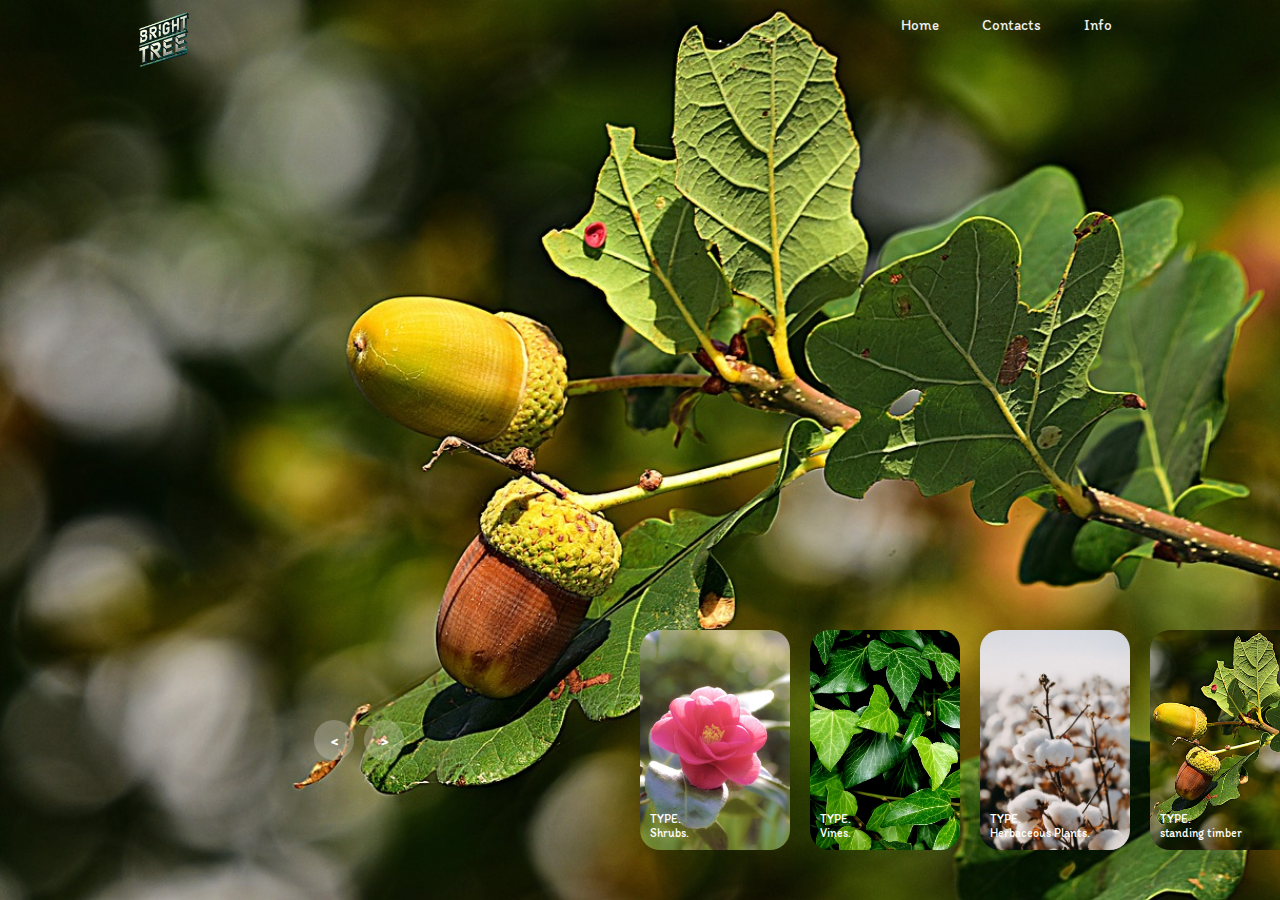
<file: tree_types/index.html>
<!DOCTYPE html>
<html lang="en">
<head>
    <meta charset="UTF-8">
    <meta name="viewport" content="width=device-width, initial-scale=1.0">
    <title>Document</title>
    <link rel="stylesheet" href="style.css">
</head>
<body>
    <header>
        <div class="logo-container">
            <img src="images/img9.png" alt="Logo" class="logo">
        </div>
        <nav>
            <a href="">Home</a>
            <a href="">Contacts</a>
            <a href="">Info</a>
        </nav>
    </header>

    <!-- carousel -->
    <div class="carousel">
        <!-- list item -->
        <div class="list">
            <div class="item">
                <img src="images/img10.jpg">
                <div class="content">
                    <div class="author">TYPE.</div>
                    <div class="title">ไม้ยืนต้น</div>
                    <div class="topic">standing timber</div>
                    <div class="des">
                        <br>-ความชื้นต่ำมาก (0-25%): สถานะดินแห้งมากต้นไม้เสี่ยงต่อการขาดน้ำควรรดน้ำทันที</br>
                        <br>-ความชื้นต่ำ (26-50%): ดินเริ่มแห้งควรรดน้ำเพื่อให้ต้นไม้เติบโตได้ดี</br>
                        <br>-ความชื้นปานกลาง (51-75%): ดินชุ่มชื้นกำลังดีต้นไม้สามารถเติบโตได้อย่างเหมาะสม</br>
                        <br>-ความชื้นสูง (76-100%): ดินชุ่มชื้นมากควรระวังการรดน้ำเกินไปที่อาจทำให้เกิดโรครากเน่า</br>
                    </div>
                    <div class="buttons">
                        <a href="teaser.html">
                            <button class="seeMore">SEE MORE &#8599;</button>
                        </a>
                    </div>                    
                </div>
            </div>
            <div class="item">
                <img src="images/img12.jpg">
                <div class="content">
                    <div class="author">TYPE.</div>
                    <div class="title">ไม้พุ่ม</div>
                    <div class="topic">Shrubs.</div>
                    <div class="des">
                        <br>-ความชื้นต่ำมาก (0-20%): ดินแห้งมากไม้พุ่มอาจเหี่ยวและมีการเติบโตช้าควรรดน้ำทันที</br>
                        <br>-ความชื้นต่ำ (21-45%): ดินเริ่มแห้งควรรดน้ำเพื่อช่วยการเติบโต</br>
                        <br>-ความชื้นปานกลาง (46-70%): ดินชุ่มชื้นกำลังดีไม้พุ่มเติบโตได้อย่างเหมาะสม</br>
                        <br>-ความชื้นสูง (71-100%): ดินชุ่มชื้นมากควรระวังน้ำท่วมขัง</br>
                    </div>
                    <div class="buttons">
                        <a href="teaser1.html">
                            <button class="seeMore">SEE MORE &#8599;</button>
                        </a>
                    </div>                    
                </div>
            </div>
            <div class="item">
                <img src="images/img13.jpg">
                <div class="content">
                    <div class="author">TYPE.</div>
                    <div class="title">ไม้เลื้อย</div>
                    <div class="topic">Vines.</div>
                    <div class="des">
                        <br>-ความชื้นต่ำมาก (0-30%): ดินแห้ง ไม้เลื้อยอาจขาดน้ำและใบเหี่ยว ควรรดน้ำ</br>
                        <br>-ความชื้นต่ำ (31-55%): ดินเริ่มแห้ง ควรรดน้ำเพื่อการเติบโตที่ดี</br>
                        <br>-ความชื้นปานกลาง (56-80%): ดินชุ่มชื้นอย่างเหมาะสม ไม้เลื้อยเติบโตได้ดี</br>
                        <br>-ความชื้นสูง (81-100%): ดินชุ่มชื้นมาก ระวังการรดน้ำมากเกินไป</br>
                    </div>
                    <div class="buttons">
                        <a href="teaser2.html">
                            <button class="seeMore">SEE MORE &#8599;</button>
                        </a>
                    </div>
                    
                </div>
            </div>
            <div class="item">
                <img src="images/img16.jpg">
                <div class="content">
                    <div class="author">TYPE.</div>
                    <div class="title">ไม้ล้มลุก</div>
                    <div class="topic">Herbaceous Plants.</div>
                    <div class="des">
                        <br>-ความชื้นต่ำมาก (0-25%): ดินแห้งมากไม้ล้มลุกอาจเหี่ยวหรือเหี่ยวแห้งควรรดน้ำทันที</br>
                        <br>-ความชื้นต่ำ (26-50%): ดินเริ่มแห้งควรรดน้ำเพื่อการเจริญเติบโต</br>
                        <br>-ความชื้นปานกลาง (51-75%): ดินชุ่มชื้นกำลังดีไม้ล้มลุกเติบโตได้ดี</br>
                        <br>-ความชื้นสูง (76-100%): ดินชุ่มชื้นมากระวังน้ำท่วมขัง</br>
                    </div>
                    <div class="buttons">
                        <a href="teaser3.html">
                            <button class="seeMore">SEE MORE &#8599;</button>
                        </a>
                    </div>                    
                </div>
            </div>
        </div>
        <!-- list thumnail -->
        <div class="thumbnail">
            <div class="item">
                <img src="images/img10.jpg">
                <div class="content">
                    <div class="title">
                        TYPE.
                    </div>
                    <div class="description">
                        standing timber
                    </div>
                </div>
            </div>
            <div class="item">
                <img src="images/img12.jpg">
                <div class="content">
                    <div class="title">
                        TYPE.
                    </div>
                    <div class="description">
                        Shrubs.
                    </div>
                </div>
            </div>
            <div class="item">
                <img src="images/img13.jpg">
                <div class="content">
                    <div class="title">
                        TYPE.
                    </div>
                    <div class="description">
                        Vines.
                    </div>
                </div>
            </div>
            <div class="item">
                <img src="images/img14.jpg">
                <div class="content">
                    <div class="title">
                        TYPE.
                    </div>
                    <div class="description">
                        Herbaceous Plants.
                    </div>
                </div>
            </div>
        </div>
        <!-- next prev -->

        <div class="arrows">
            <button id="prev"><</button>
            <button id="next">></button>
        </div>
        <!-- time running -->
        <div class="time"></div>
    </div>

    <script src="app.js"></script>
</body>
</html>
</file>
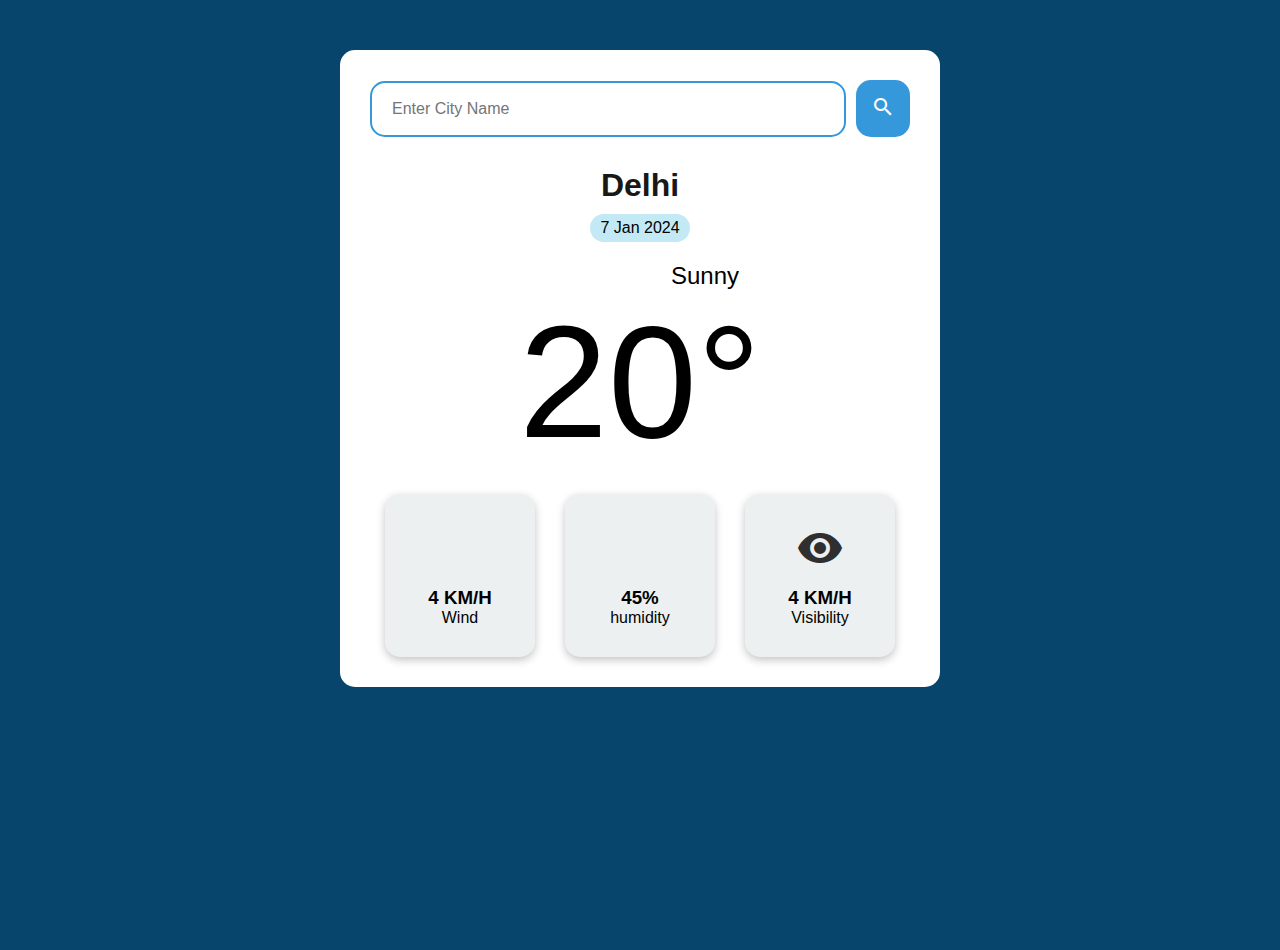
<file: tree_types/forecast.html>
<!DOCTYPE html>
<html lang="en">
    <head>
        <meta charset="UTF-8" />
        <meta name="viewport" content="width=device-width, initial-scale=1.0" />
        <link
            rel="stylesheet"
            href="https://fonts.googleapis.com/icon?family=Material+Icons"
        />
        <title>Weather App</title>
        <link rel="stylesheet" href="forecast.css" />
    </head>
    <body>
        <div class="weather-app">
            <form class="search-form" action="">
                <input
                    class="city-input"
                    type="text"
                    placeholder="Enter City Name"
                />
                <button class="search-btn" type="submit">
                    <i class="material-icons">search</i>
                </button>
            </form>
            <div class="city-date-section">
                <h2 class="city">Delhi</h2>
                <p class="date">7 Jan 2024</p>
            </div>
            <div class="temperature-info">
                <div class="description">
                    <i class="material-icons">sunny</i>
                    <span class="description-text">Sunny</span>
                </div>
                <div class="temp">20°</div>
            </div>
            <div class="additional-info">
                <div class="wind-info">
                    <i class="material-icons">air</i>
                    <div>
                        <h3 class="wind-speed">4 KM/H</h3>
                        <p class="wind-label">Wind</p>
                    </div>
                </div>
                <div class="humidity-info">
                    <i class="material-icons">water_drop</i>
                    <div>
                        <h3 class="humidity">45%</h3>
                        <p class="humidity-label">humidity</p>
                    </div>
                </div>
                <div class="visibility-info">
                    <i class="material-icons">visibility</i>
                    <div>
                        <h3 class="visibility-distance">4 KM/H</h3>
                        <p class="visibility">Visibility</p>
                    </div>
                </div>
            </div>
        </div>

        <script src="forecast.js"></script>
    </body>
</html>
</file>
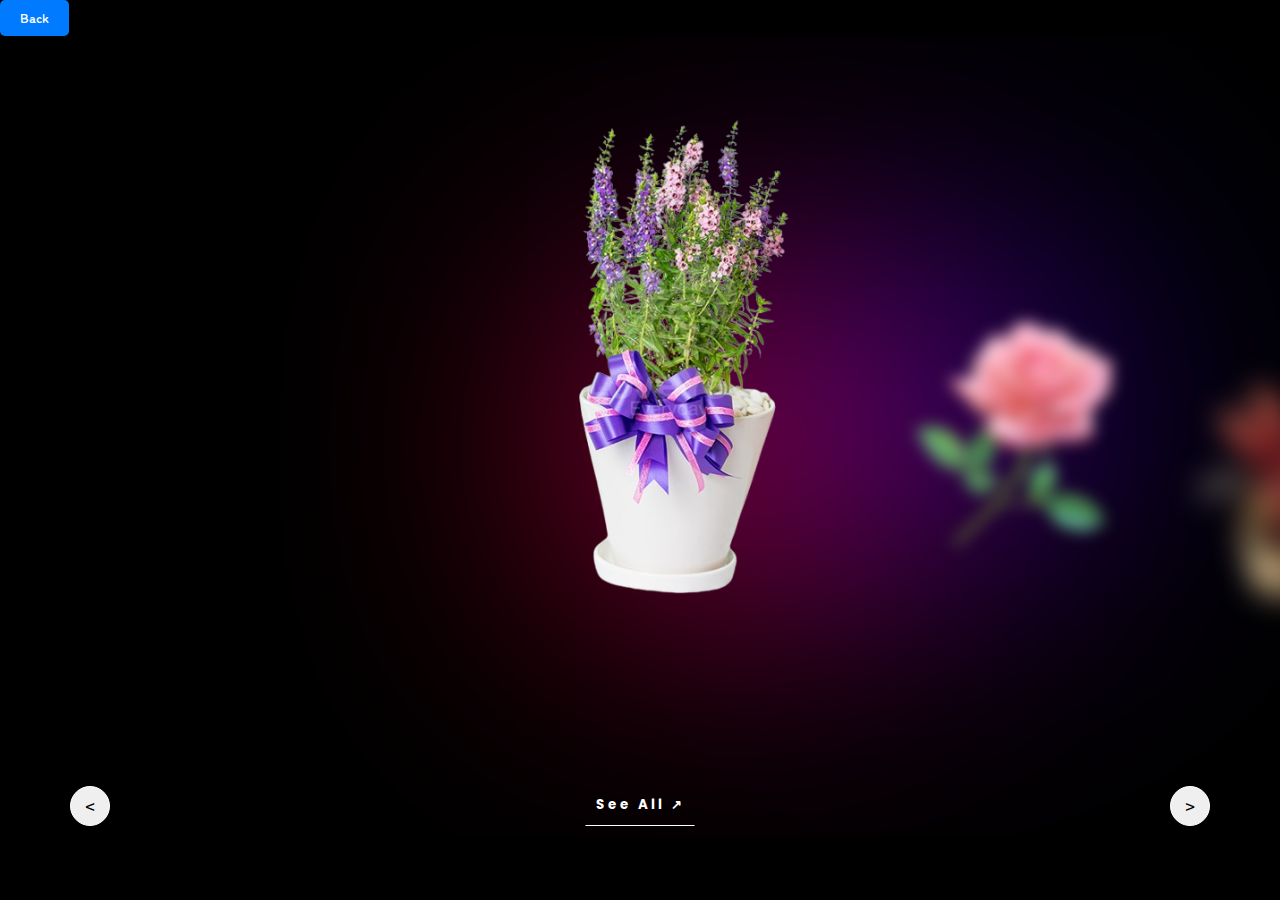
<file: tree_types/teaser1.html>
<!DOCTYPE html>
<html lang="en">
<head>
    <meta charset="UTF-8">
    <meta name="viewport" content="width=device-width, initial-scale=1.0">
    <title>Document</title>
    <link rel="stylesheet" href="teaser.css">
</head>
<body>
    <div>
        <a href=index.html >
            <button class="backButton">Back</button>
        </a>
        
    </div>
    
<header>
   
    
</header>
    <div class="carousel">
        <div class="list">
            <div class="item">
                <img src="images/img31.png">
                <div class="introduce">
                    <div class="title">Lantana camara L.</div>
                    <div class="topic">ต้น ผกากรอง</div>
                    <div class="des">
                        <!-- 20 lorem -->
                        เป็นไม้พุ่มยืนต้นหรือไม้พุ่มกึ่งเลื้อยในวงศ์ผกากรอง (Verbenaceae) พืชพื้นเมืองในทวีปอเมริกาชนิดนี้ได้รับการนำเข้าไปปลูกเป็นไม้แต่งสวนในหลายประเทศและกลายเป็นพืชต่างถิ่นรุกรานในภูมิภาคเขตร้อน[7] มีทรงพุ่มทึบจากกิ่งก้านแตกแขนงจำนวนมากและใบที่ขึ้นดกหนา ดอกเป็นดอกย่อยช่อกระจุกหลายสีจากอายุของดอกและการบานต่างเวลากัน ดอกเป็นทรงปากแตร มีกลิ่นฉุน ขนตามลำต้นเมื่อถูกผิวหนังทำให้คัน ถ้ารับประทานทำให้ปวดท้อง อาเจียน กล้ามเนื้ออ่อนแรง หายใจขัด หมดสติ
                    </div>
                    <button class="seeMore">DETAILS &#8599</button>
                </div>
                <div class="detail">
                    <div class="title">Lantana camara L.</div>
                    <div class="des">
                        <!-- lorem 50 -->
                        เป็นไม้พุ่มยืนต้นกึ่งเลื้อยขนาดเล็ก แตกแขนงกิ่งก้านสาขามาก มีพุ่มไม้ที่ทึบในสภาพแวดล้อมที่หลากหลาย ความสูงของต้นประมาณ 1–2 เมตร ลำต้นและก้านเป็นสี่เหลี่ยม ตามลำต้นเป็นร่องอาจมีขนหนามเล็กน้อย หรืออาจปกคลุมทั่วทั้งต้น รากตื้นประมาณ 10–30 เซนติเมตรจากผิวดิน
                    </div>
                    <div class="specifications">
                        <div>
                            <p>Seedling Stage</p>
                            <p>50-60%</p>
                        </div>
                        <div>
                            <p>Vegetative Stage</p>
                            <p>40-50%</p>
                        </div>
                        <div>
                            <p>Flowering Stage</p>
                            <p>45-55%</p>
                        </div>
                        <div>
                            <p>Type</p>
                            <p>Shrubs</p>
                        </div>
                    </div>
                    <div class="checkout">
                        <a href="https://hdmall.co.th/blog/health/lantana-camara/#:~:text=%E0%B8%A5%E0%B8%B1%E0%B8%81%E0%B8%A9%E0%B8%93%E0%B8%B0%E0%B8%82%E0%B8%AD%E0%B8%87%E0%B8%9C%E0%B8%81%E0%B8%B2%E0%B8%81%E0%B8%A3%E0%B8%AD%E0%B8%87%E0%B8%84%E0%B8%B7%E0%B8%AD%E0%B9%80%E0%B8%9B%E0%B9%87%E0%B8%99,%E0%B8%A1%E0%B8%B5%E0%B8%AA%E0%B8%B5%E0%B8%99%E0%B9%89%E0%B8%B3%E0%B9%80%E0%B8%87%E0%B8%B4%E0%B8%99%E0%B9%80%E0%B8%82%E0%B9%89%E0%B8%A1%E0%B9%80%E0%B8%81%E0%B8%B7%E0%B8%AD%E0%B8%9A%E0%B8%94%E0%B8%B3" target="_blank">
                            <button>Additional</button>
                        </a>
                    </div>
                </div>
            </div>

            <div class="item">
                <img src="images/img32.png">
                <div class="introduce">
                    <div class="title"> Angelonia goyazensis Benth.</div>
                    <div class="topic">ต้นแวววิเชียร</div>
                    <div class="des">
                        <!-- 20 lorem -->
                        ใบและดอกของแวววิเชียรมีกลิ่นเฉพาะตัวที่จะติดมือเมื่อสัมผัส กลิ่นนี้บางคนที่ชอบก็กล่าวว่าเป็นกลิ่น หอม บางคนที่ไม่ชอบก็จะบอกว่าเหม็น (เช่นเดียวกับกลิ่นทุเรียน) กลิ่นของแวววิเชียรก็เป็นคุณสมบัติอย่างหนึ่งที่ทำให้ผู้ที่ได้พบเห็น (และดมกลิ่น) จะจำได้ไม่ลืม แม้เวลาจะผ่านไปนานแสนนาน
                    </div>
                    <button class="seeMore">DETAILS &#8599</button>
                </div>
                <div class="detail">
                    <div class="title"> Angelonia goyazensis Benth.</div>
                    <div class="des">
                        <!-- lorem 50 -->
                        ใบและดอกของแวววิเชียรมีกลิ่นเฉพาะตัวที่จะติดมือเมื่อสัมผัส กลิ่นนี้บางคนที่ชอบก็กล่าวว่าเป็นกลิ่น หอม บางคนที่ไม่ชอบก็จะบอกว่าเหม็น (เช่นเดียวกับกลิ่นทุเรียน) กลิ่นของแวววิเชียรก็เป็นคุณสมบัติอย่างหนึ่งที่ทำให้ผู้ที่ได้พบเห็น (และดมกลิ่น) จะจำได้ไม่ลืม แม้เวลาจะผ่านไปนานแสนนาน
                    </div>
                    <div class="specifications">
                        <div>
                            <p>Seedling Stage</p>
                            <p>60-70%</p>
                        </div>
                        <div>
                            <p>Vegetative Stage</p>
                            <p>50-60%</p>
                        </div>
                        <div>
                            <p>Flowering Stage</p>
                            <p>55-65%</p>
                        </div>
                        <div>
                            <p>Type</p>
                            <p>Shrubs</p>
                        </div>                       
                    </div>
                    <div class="checkout">
                        <a href="https://www.doctor.or.th/article/detail/1528#:~:text=%E0%B9%81%E0%B8%A7%E0%B8%A7%E0%B8%A7%E0%B8%B4%E0%B9%80%E0%B8%8A%E0%B8%B5%E0%B8%A2%E0%B8%A3%20%E0%B8%A1%E0%B8%B5%E0%B8%8A%E0%B8%B7%E0%B9%88%E0%B8%AD%E0%B8%A7%E0%B8%B4%E0%B8%97%E0%B8%A2%E0%B8%B2%E0%B8%A8%E0%B8%B2%E0%B8%AA%E0%B8%95%E0%B8%A3%E0%B9%8C%E0%B8%A7%E0%B9%88%E0%B8%B2,%E0%B8%AD%E0%B8%A2%E0%B8%B9%E0%B9%88%20%E0%B9%80%E0%B8%A1%E0%B8%B7%E0%B9%88%E0%B8%AD%E0%B8%AA%E0%B8%B1%E0%B8%A1%E0%B8%9C%E0%B8%B1%E0%B8%AA%E0%B8%88%E0%B8%B0%E0%B8%95%E0%B8%B4%E0%B8%94%E0%B8%A1%E0%B8%B7%E0%B8%AD" target="_blank">
                            <button>Additional</button>
                        </a>
                    </div>
                </div>
            </div>

            <div class="item">
                <img src="images/img33.png">
                <div class="introduce">
                    <div class="title">Rosa</div>
                    <div class="topic">กุหลาบ</div>
                    <div class="des">
                        <!-- 20 lorem -->
                        กุหลาบ คือดอกไม้ในสกุล Rosa ในวงศ์ Rosaceae ที่ได้รับความนิยมปลูกมากที่สุดชนิดหนึ่งของโลกที่มีต้นกำเนิดจากทวีปเอเชีย ผู้คนนิยมปลูกเพื่อความสวยงาม ตกแต่งสวน, ประดับตกแต่งบ้าน, ประดับสถานที่, ปลูกเพื่อการพาณิชย์ อาทิ เพื่อนำไปสกัดน้ำหอม นำไปทำเป็นส่วนประกอบของสปา เป็นต้น
                    </div>
                    <button class="seeMore">DETAILS &#8599</button>
                </div>
                <div class="detail">
                    <div class="title">Rosa</div>
                    <div class="des">
                        <!-- lorem 50 -->
                        กุหลาบเป็นพันธุ์ไม้ยืนต้น เป็นพุ่มขนาดเล็ก ลำต้นมีความยาวประมาณ 30-200 เซนติเมตร ลำต้นเตี้ยและสูง มีหนามหรือไม่มี แล้วแต่ชนิดพันธุ์ลำต้นสีเขียวเมื่อแก่จะเป็นสีน้ำตาล แตกกิ่งก้านมารอบต้นใบเป็นใบรวมแตกออกจากกิ่งก้านก้านใบจะมีหูใบติด อยู่ด้วยลักษณะใบโคนใบมนปลายใบแหลมขอบใบมีหยักเล็กน้อย ตัวใบนิ่มมีสีเขียวใบจะออกจากก้านใบเป็นคู่ขนาดความกว้างของ ใบประมาณ 2- 4 เซนติเมตรยาวประมาณ3 - 5เซนติเมตรดอกเป็นดอกเดี่ยวมีก้านดอกยาวแตกออกจากปลายกิ่งหรือง่ามใบที่กิ่ง ลักษณะดอกเป็นกลีบเรียงซ้อนกันเป็นชั้นๆประมาณ 4-6 ชั้นดอกมีกลีบ 5-15 กลีบขอบดอกเรียบตรงกลางดอกมีเกสรตัวผู้และตัวเมีย อยู่รวมกันดอกมีกลิ่นหอมอ่อน ๆ ดอกบานมี ความกว้างประมาณ 2-6 เซนติเมตร ลักษณะของลำต้นใบดอกแตกต่างกันไปตามชนิดพันธุ์
                    </div>
                    <div class="specifications">
                        <div>
                            <p>Seedling Stage</p>
                            <p>60-70%</p>
                        </div>
                        <div>
                            <p>Vegetative Stage</p>
                            <p>50-60%</p>
                        </div>
                        <div>
                            <p>Flowering Stage</p>
                            <p>40-50%</p>
                        </div>
                        <div>
                            <p>type</p>
                            <p>Shrubs</p>
                        </div>
                    </div>
                    <div class="checkout">
                        <a href="https://th.wikipedia.org/wiki/%E0%B8%81%E0%B8%B8%E0%B8%AB%E0%B8%A5%E0%B8%B2%E0%B8%9A" target="_blank">
                            <button>Additional</button>
                        </a>
                    </div>
                </div>
            </div>

            <div class="item">
                <img src="images/img34.png">
                <div class="introduce">
                    <div class="title">Cordyline fruticose (L.) A.Chev.</div>
                    <div class="topic">ต้น หมากผู้หมากเมีย</div>
                    <div class="des">
                        <!-- 20 lorem -->
                        หมากผู้หมากเมียเป็นพรรณพืชที่มีถิ่นกำเนิดบริเวณเขตร้อนของทวีปเอเชีย (น่าจะหมายถึงเอเชียตะวันออกเฉียงใต้และเอเชียใต้) แล้วมีการแพร่กระจายพันธุ์ไปยังเขตร้อนต่างๆของโลก สำหรับในประเทศไทยสามารถพบได้ทั่วทุกภาคของประเทศ ปัจจุบันมีการผสมข้ามสายพันธุ์หมากผู้หมากเมีย จนได้สายพันธุ์ใหม่ๆ ที่มีลักษณะของสีและใบที่สวยงามแปลกตามากมาย เช่น พันธุ์เพชรชมพู พันธุ์เพชรเจ็ดสี , พันธุ์รัศมีเพชร เป็นต้น
                    </div>
                    <button class="seeMore">DETAILS &#8599</button>
                </div>
                <div class="detail">
                    <div class="title">Cordyline fruticose</div>
                    <div class="des">
                        <!-- lorem 50 -->
                        หมากผู้หมากเมียจัดเป็นไม้พุ่ม ลำต้นเป็นลำต้นเดี่ยว หรือ อาจแตกกอในบางสายพันธุ์ลำต้นมีลักษณะตรงและอาจมีการแตกกิ่ง สูงประมาณ 1-3 เมตร ตามลำต้นมีรอยการติดใบรอบๆลำต้น ใบออกเป็นใบเดี่ยวออกเวียนสลับรอบลำต้น เป็นรูปยาวรี ปลายใบแหลม ก้านใบยาวประมาณ 10-30 เซนติเมตร ส่วนใบกว้าง 10-20 เซนติเมตร  ยาว 25-50 เซนติเมตร (ตามสายพันธุ์) ใบมีสีต่างๆแตกต่างกันตามสายพันธุ์ ดอกเป็นแบบช่อแยกแขนง ออกตามซอกใบ ช่อดอกยาวประมาณ 30-60 เซนติเมตร ช่อแขนงยาว 5-10 เซนติเมตร มีดอกย่อยติดช่อดอกจำนวนมาก ดอกมีสีเหลือง แดง ม่วง (ตามสายพันธุ์) ผลเป็นรูปทรงกลมแห่งสีแดง มีเส้นผ่าศูนย์กลางประมาณ 5 มิลลิเมตร เปลือกหนา เมล็ดหนาเมล็ดมีสีดำใน 1 ผลมีหลายเมล็ด
                    </div>
                    <div class="specifications">
                        <div>
                            <p>Seedling Stage</p>
                            <p>60-70%</p>
                        </div>
                        <div>
                            <p>Vegetative Stage</p>
                            <p>50-60%</p>
                        </div>
                        <div>
                            <p>Flowering Stage</p>
                            <p>55-65%</p>
                        </div>
                        <div>
                            <p>type</p>
                            <p>Shrubs</p>
                        </div>
                    </div>
                    <div class="checkout">
                        <a href="https://www.wattano.ac.th/wattano/Web_saunpluak/My%20Hip/226.html" target="_blank">
                            <button>Additional</button>
                        </a>
                    </div>
                </div>
            </div>

            <div class="item">
                <img src="images/img35.png">
                <div class="introduce">
                    <div class="title">Agave spp.</div>
                    <div class="topic">อากาเว่</div>
                    <div class="des">
                        <!-- 20 lorem -->
                        อากาเว่ มีถิ่นกำเนิดในประเทศเม็กซิโก เป็นพืชที่ทนต่อความแห้งแล้งและการขาดน้ำได้เป็นอย่างดี อีกทั้งการเจริญเติบโตยังช้าอีกด้วย กล่าวกันว่ากว่าที่อากาเว่จะออกดอกได้อาจต้องใช้เวลานับ 10 ปีเลยทีเดียว
                    </div>
                    <button class="seeMore">DETAILS &#8599</button>
                </div>
                <div class="detail">
                    <div class="title">Agave spp.</div>
                    <div class="des">
                        <!-- lorem 50 -->
                        ลำต้นไม่มี แตกออกรวมความสูง 0.4 – 2 เมตร ขนาดทรงพุ่ม 0.3 – 1 เมตร ใบ บางชนิดมีหนาม บางชนิดคล้ายหนวดไม่มีหนาม เรียงตัวเหมือนกลีบ กุหลาบ ดอก ช่อสูง 6 เมตร หรือกว่านั้น ดอกสีเหลืองเล็ก ๆ จำนวนมาก
                    </div>
                    <div class="specifications">
                        <div>
                            <p>Seedling Stage</p>
                            <p>60-70%</p>
                        </div>
                        <div>
                            <p>Vegetative Stage</p>
                            <p>50-60%</p>
                        </div>
                        <div>
                            <p>Flowering Stage</p>
                            <p>55-65%</p>
                        </div>
                        <div>
                            <p>type</p>
                            <p>Shrub</p>
                        </div> 
                    </div>
                    <div class="checkout">
                        <a href="https://www.rspg.or.th/plants_data/kp_bot_garden/agave.htm#:~:text=%E0%B8%AD%E0%B8%B2%E0%B8%81%E0%B8%B2%E0%B9%80%E0%B8%A7%E0%B9%88%20%E0%B8%A1%E0%B8%B5%E0%B8%96%E0%B8%B4%E0%B9%88%E0%B8%99,%E0%B8%8A%E0%B8%B7%E0%B8%AD%E0%B8%81%20%E0%B8%81%E0%B8%A3%E0%B8%B0%E0%B9%80%E0%B8%9B%E0%B9%8B%E0%B8%B2%E0%B8%96%E0%B8%B7%E0%B8%AD%20%E0%B9%80%E0%B8%AA%E0%B8%B7%E0%B9%89%E0%B8%AD%E0%B8%9C%E0%B9%89%E0%B8%B2" target="_blank">
                            <button>Additional</button>
                        </a>
                    </div>
                </div>
            </div>

            <div class="item">
                <img src="images/img36.png">
                <div class="introduce">
                    <div class="title">Angelonia goyazensis Benth.</div>
                    <div class="topic">ต้น ลิ้นมังกร</div>
                    <div class="des">
                        <!-- 20 lorem -->
                        พืชในวงศ์ Asparagaceae เป็นไม้ล้มลุก มีเหง้าใต้ดิน ใบเดี่ยว สีเขียวเข้มแกมเทา อวบน้ำ ดอกช่อ สีขาวมีกลิ่นหอม เป็นพืชท้องถิ่นในแอฟริกาตะวันตกตั้งแต่ไนจีเรียถึงคองโก ใช้เป็นไม้ประดับ ใบใช้ตำละเอียด แก้พิษตะขาบ แมงป่อง
                    </div>
                    <button class="seeMore">DETAILS&#8599</button>
                </div>
                <div class="detail">
                    <div class="title">Angelonia goyazensis Benth.</div>
                    <div class="des">
                        <!-- lorem 50 -->
                        ใบแข็งหนาตั้งตรง รูปใบหอก บางครั้งบิดเล็กน้อยหรือบิดเป็นเกลียว ปลายเรียวแหลม ขอบเรียบ ใบที่โตเต็มที่มีสีเขียวเข้มถึงเขียวอมเทา มีแถบสีเขียวอ่อนหรือสีเทาอมเขียวพาดขวางเป็นระยะตลอดความยาวใบ เป็นลวดลายอยู่ที่แผ่นใบในพันธุ์ปลูกต่าง ๆ มีสีและลวดลายที่ต่างกัน บางชนิดมีเส้นใยเหนียวที่ใช้ทำเชือกใบมักมีความยาวตั้งแต่ 70–90 เซนติเมตร (2.3–3.0 ฟุต) กว้าง 5–6 เซนติเมตร (2.0–2.4 นิ้ว) และอาจยาวได้ถึง 2 เมตร ( 6 ฟุต) หากเติบโตในสภาวะที่เหมาะสม
                    </div>
                    <div class="specifications">
                        <div>
                            <p>Seedling Stage</p>
                            <p>50-60%</p>
                        </div>
                        <div>
                            <p>Vegetative Stage</p>
                            <p>40-50%</p>
                        </div>
                        <div>
                            <p>Flowering Stage</p>
                            <p>45-55%</p>
                        </div>
                        <div>
                            <p>type</p>
                            <p>Shrubs</p>
                        </div>
                    </div>
                    <div class="checkout">
                        <a href="https://gardenandfarm.baanlaesuan.com/135180/garden-farm/snakeplant" target="_blank">
                            <button>Additional</button>
                        </a>
                    </div>
                </div>
            </div>
        </div>
        <div class="arrows">
            <button id="prev"><</button>
            <button id="next">></button>
            <button id="back">See All  &#8599</button>
        </div>
    </div>



    <script src="teaser.js"></script>
</body>
</html>
</file>
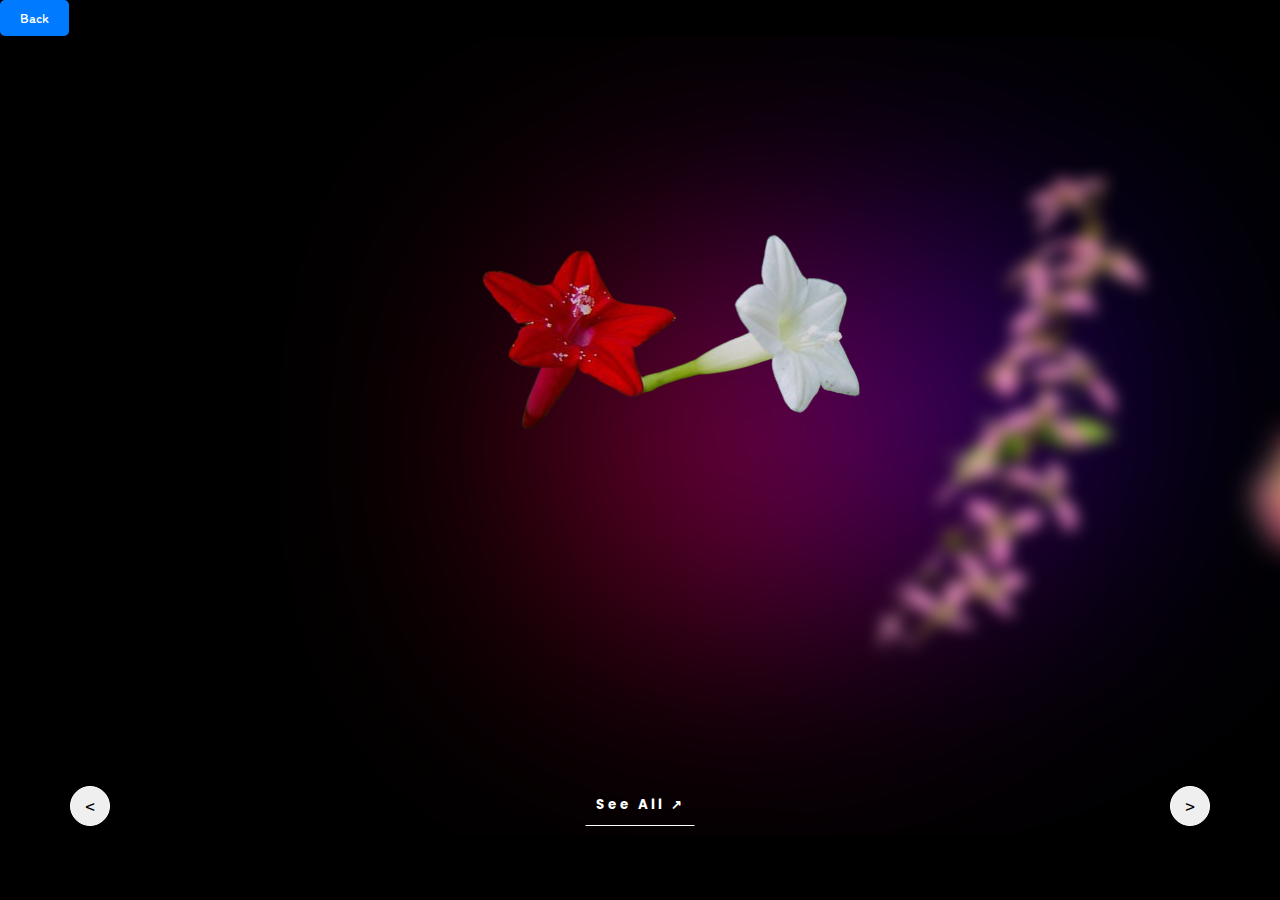
<file: tree_types/teaser2.html>
<!DOCTYPE html>
<html lang="en">
<head>
    <meta charset="UTF-8">
    <meta name="viewport" content="width=device-width, initial-scale=1.0">
    <title>Document</title>
    <link rel="stylesheet" href="teaser.css">
</head>
<body>
    <div>
        <a href=index.html >
            <button class="backButton">Back</button>
        </a>
        
    </div>
    
<header>
   
    
</header>
    <div class="carousel">
        <div class="list">
            <div class="item">
                <img src="images/img41.png">
                <div class="introduce">
                    <div class="title">Cissus nodosa Blume</div>
                    <div class="topic">ต้น ม่านบาหลี</div>
                    <div class="des">
                        <!-- 20 lorem -->
                        ซุ้มไม้เลื้อย ถือเป็นอีกหนึ่งไอเดียดี ๆ ในการจัดสวน เพราะนอกจากจะได้ร่มเงาและความร่มรื่นแล้ว เรายังสามารถเพลิดเพลินไปกับความสวยงามของพันธุ์พืชที่ปลูกได้ด้วย ซึ่งถ้าหากจะพูดถึงพันธุ์ไม้ที่ผู้คนนิยมนำมาทำซุ้มอันดับต้น ๆ หลายคนต้องนึกถึงม่านบาหลีแน่ ๆ เนื่องจากพืชชนิดนี้มีรากที่สวยงามเป็นพิเศษ แถมยังปลูกง่าย และดูแลไม่ยาก ทว่าหลายคนอาจจะไม่ค่อยรู้จักกับม่านบาหลีกันเท่าที่ควร ฉะนั้นวันนี้เรามาทำเจาะข้อมูลเบื้องต้นของม่านบาหลีกันค่ะ 
                    </div>
                    <button class="seeMore">DETAILS &#8599</button>
                </div>
                <div class="detail">
                    <div class="title">Cissus nodosa Blume</div>
                    <div class="des">
                        <!-- lorem 50 -->
                        ม่านบาหลีเป็นไม้เลื้อยขนาดกลาง สามารถเลื้อยได้ไกลประมาณ 6-9 เมตร มีความพิเศษอยู่ที่ราก ซึ่งเป็นเส้นสีแดงน้ำตาล ยาวประมาณ 3-8 เมตร ห้อยลงาด้านล่างมองดูคล้ายม่าน โดยถ้ารากย้อยถึงดินหรือน้ำ ก็สามารถดูดน้ำและอาหารเองได้ ส่วนใบเป็นใบเดี่ยว สีเขียวเข้ม ผิวใบมันเล็กน้อย ปลายใบเรียว ฐานใบเว้าคล้ายรูปหัวใจ ขอบใบหยักเล็กน้อย และมีดอกสมบูรณ์เพศ ออกเป็นช่อรวมกันอยู่ตามซอกใบ เป็นสีขาวอมเหลือง มีกลิ่นหอมอ่อน ๆ และจะออกดอกในช่วงพฤศจิกายน-กุมภาพันธ์ แต่พบได้ไม่มากนัก
                    </div>
                    <div class="specifications">
                        <div>
                            <p>Seedling Stage</p>
                            <p>60-70%</p>
                        </div>
                        <div>
                            <p>Vegetative Stage</p>
                            <p>50-60%</p>
                        </div>
                        <div>
                            <p>Flowering Stage</p>
                            <p>55-65%</p>
                        </div>
                        <div>
                            <p>Type</p>
                            <p>Vines.</p>
                        </div>
                    </div>
                    <div class="checkout">
                        <a href="https://www.baanlaesuan.com/plants/biennial/138196.html" target="_blank">
                            <button>Additional</button>
                        </a>
                    </div>
                </div>
            </div>

            <div class="item">
                <img src="images/img42.png">
                <div class="introduce">
                    <div class="title">Ipomoea quamoclit L.</div>
                    <div class="topic">ต้น คอนสวรรค์</div>
                    <div class="des">
                        <!-- 20 lorem -->
                        เป็นไม้เลื้อยล้มลุก ลักษณะเป็นเถาเลื้อยพันกัน เมื่อออกดอกแล้วเถาจะเหี่ยวเฉาตาย มีอายุการปลูกแค่ 1 ปีต่อการปลูกในแต่ละครั้ง ใบมีลักษณะเป็นรูปไข่ ขอบใบมีลักษณะแยกเป็นแฉก ดอกมักออกดอกเป็นช่อ โดยช่อนึงมีดอกประมาณ 4-6 ดอก โดยมักชอบออกดอกตามง่ามใบ ลักษณะของดอกเมื่อบานแล้วมีรูปร่างคล้ายรูปดาว ส่วนเกสรมีสีขาว เป็นไม้เลื้อยที่ชอบแสงแดดจัด นิยมปลูกไว้ตามรั้วบ้านหรือตามซุ้มต่างๆ สามารถปลูกได้ในดินทุกชนิด แต่จะเจริญงอกงามได้ดีในดินร่วน ควรรดน้ำวันละ 2 ครั้ง คือ เช้า-เย็น
                    </div>
                    <button class="seeMore">DETAILS &#8599</button>
                </div>
                <div class="detail">
                    <div class="title">Ipomoea quamoclit L.</div>
                    <div class="des">
                        <!-- lorem 50 -->
                        เป็นไม้เลื้อยล้มลุก ลักษณะเป็นเถาเลื้อยพันกัน เมื่อออกดอกแล้วเถาจะเหี่ยวเฉาตาย มีอายุการปลูกแค่ 1 ปีต่อการปลูกในแต่ละครั้ง ใบมีลักษณะเป็นรูปไข่ ขอบใบมีลักษณะแยกเป็นแฉก ดอกมักออกดอกเป็นช่อ โดยช่อนึงมีดอกประมาณ 4-6 ดอก โดยมักชอบออกดอกตามง่ามใบ ลักษณะของดอกเมื่อบานแล้วมีรูปร่างคล้ายรูปดาว ส่วนเกสรมีสีขาว เป็นไม้เลื้อยที่ชอบแสงแดดจัด นิยมปลูกไว้ตามรั้วบ้านหรือตามซุ้มต่างๆ สามารถปลูกได้ในดินทุกชนิด แต่จะเจริญงอกงามได้ดีในดินร่วน ควรรดน้ำวันละ 2 ครั้ง คือ เช้า-เย็น
                    </div>
                    <div class="specifications">
                        <div>
                            <p>Seedling Stage</p>
                            <p>60-70%</p>
                        </div>
                        <div>
                            <p>Vegetative Stage</p>
                            <p>50-60%</p>
                        </div>
                        <div>
                            <p>Flowering Stage</p>
                            <p>55-65%</p>
                        </div>
                        <div>
                            <p>Type</p>
                            <p>Vines.</p>
                        </div>                       
                    </div>
                    <div class="checkout">
                        <a href="https://th.wikipedia.org/wiki/%E0%B8%84%E0%B8%AD%E0%B8%99%E0%B8%AA%E0%B8%A7%E0%B8%A3%E0%B8%A3%E0%B8%84%E0%B9%8C_(%E0%B8%9E%E0%B8%B7%E0%B8%8A)" target="_blank">
                            <button>Additional</button>
                        </a>
                    </div>
                </div>
            </div>

            <div class="item">
                <img src="images/img43.png">
                <div class="introduce">
                    <div class="title">Congea tomentosa Roxb.</div>
                    <div class="topic">ต้น พวงประดิษฐ์</div>
                    <div class="des">
                        <!-- 20 lorem -->
                        ไม้เลื้อยขนาดใหญ่ เลื้อยพันต้นไม้ต้นอื่นได้ไกลถึง 10 – 15 เมตร ปลายกิ่งทอดห้อยลง ตามลำต้นและกิ่งก้านมีขนละเอียดสีขาวขึ้นหนาแน่น ออกดอกช่อย่อยเป็นกระจุก มีใบประดับสีม่วงอมชมพู ดอกย่อยเป็นสีขาวขนาดเล็ก หลุดร่วงได้ง่าย กลีบดอกส่วนโคนเชื่อมติดกันเป็นหลอด นิยมนำมาปลูกเป็นไม้ประดับรั้วบ้าน หรือปลูกเป็นซุ้มไม้เลื้อยเพื่อให้ร่มเงาและเพิ่มบรรยากาศในสวน
                    </div>
                    <button class="seeMore">DETAILS &#8599</button>
                </div>
                <div class="detail">
                    <div class="title">Congea tomentosa Roxb.</div>
                    <div class="des">
                        <!-- lorem 50 -->
                        ไม้เลื้อยขนาดใหญ่ เลื้อยพันต้นไม้ต้นอื่นได้ไกลถึง 10 – 15 เมตร ปลายกิ่งทอดห้อยลง ตามลำต้นและกิ่งก้านมีขนละเอียดสีขาวขึ้นหนาแน่น ออกดอกช่อย่อยเป็นกระจุก มีใบประดับสีม่วงอมชมพู ดอกย่อยเป็นสีขาวขนาดเล็ก หลุดร่วงได้ง่าย กลีบดอกส่วนโคนเชื่อมติดกันเป็นหลอด นิยมนำมาปลูกเป็นไม้ประดับรั้วบ้าน หรือปลูกเป็นซุ้มไม้เลื้อยเพื่อให้ร่มเงาและเพิ่มบรรยากาศในสวน
                    </div>
                    <div class="specifications">
                        <div>
                            <p>Seedling Stage</p>
                            <p>60-70%</p>
                        </div>
                        <div>
                            <p>Vegetative Stage</p>
                            <p>50-60%</p>
                        </div>
                        <div>
                            <p>Flowering Stage</p>
                            <p>40-50%</p>
                        </div>
                        <div>
                            <p>type</p>
                            <p>Vines.</p>
                        </div>
                    </div>
                    <div class="checkout">
                        <a href="https://www.monprueksa.com/product-page/%E0%B8%9E%E0%B8%A7%E0%B8%87%E0%B8%9B%E0%B8%A3%E0%B8%B0%E0%B8%94-%E0%B8%A9%E0%B8%90?srsltid=AfmBOopLhx76FqEoWlyYRf9hCwu9iAjdei7mu_7JI5jnZSptUAiMvw_9" target="_blank">
                            <button>Additional</button>
                        </a>
                    </div>
                </div>
            </div>

            <div class="item">
                <img src="images/img44.png">
                <div class="introduce">
                    <div class="title">Quisqualis Indica Linn.</div>
                    <div class="topic">ต้น เล็บมือนาง</div>
                    <div class="des">
                        <!-- 20 lorem -->
                        เป็นไม้เลื้อยดอกหอมเป็นช่อ พบในแถบเอเชีย มีชื่อพื้นเมืองอื่นๆคือ จะมั่ง (เหนือ) จ๊ามั่ง (เหนือ) ไท้หม่อง (กะเหรี่ยง แม่ฮ่องสอน) มะจีมั่ง (เหนือ) และ อะดอนิ่ง (มลายู ยะลา)ชาวกะเหรี่ยงนำผลตำให้ละเอียด ผสมในอาหารเลี้ยงวัวหรือหมูช่วยฆ่าพยาธิ                    
                    </div>
                    <button class="seeMore">DETAILS &#8599</button>
                </div>
                <div class="detail">
                    <div class="title">Quisqualis Indica Linn.</div>
                    <div class="des">
                        <!-- lorem 50 -->
                        เล็บมือนางเป็นพืชไม้เลื้อย เถาแก่เป็นไม้เนื้อแข็ง ใบเดี่ยวรูปวีหรือรูปไข่ปลายแหลม โคนใบมน ขอบใบเรียบ ดอกมีลักษณะเป็นหลอดยาวประมาณ 4 นิ้ว ตรงปลายดอกจะแยกออกเป็น 5 กลีบ ดอกมีสีแดงอมขาว หรือสีชมพู หลอดของดอกจะโค้งเล็กน้อย และจะมีเกสรยาว ๆ ยื่นออกมาจากกลางดอก 5 อัน เป็นช่อสีขาว แล้วค่อยเปลี่ยนเป็นสีชมพู มีกลิ่นหอม ผลสีน้ำตาลแดงเป็นมัน มี 5 พู
                    </div>
                    <div class="specifications">
                        <div>
                            <p>Seedling Stage</p>
                            <p>60-70%</p>
                        </div>
                        <div>
                            <p>Vegetative Stage</p>
                            <p>50-60%</p>
                        </div>
                        <div>
                            <p>Flowering Stage</p>
                            <p>40-50%</p>
                        </div>
                        <div>
                            <p>type</p>
                            <p>Vines.</p>
                        </div>
                    </div>
                    <div class="checkout">
                        <a href="https://www.baanlaesuan.com/plants/flowers/138202.html" target="_blank">
                            <button>Additional</button>
                        </a>
                    </div>
                </div>
            </div>

            <div class="item">
                <img src="images/img45.png">
                <div class="introduce">
                    <div class="title">Porana volubilis Burm.f.</div>
                    <div class="topic">ต้น ลดาวัลย์</div>
                    <div class="des">
                        <!-- 20 lorem -->
                        หากพูดถึงไม้หอมที่คนไทยนิยม พันธุ์ไม้แรก ๆ ที่แวบเข้ามาในหัว หนึ่งในนั้นต้องเป็นต้นลัดดาวัลย์ ซึ่งเป็นไม้เลื้อยขนาดเล็ก แต่นอกจากความหอมที่สะกดทุกลมหายใจแล้ว ต้นลัดดาวัลย์ยังออกดอกสวย ๆ ให้ได้ชื่นชม แถมยังสามารถปลูกเป็นไม้ประดับสวย ๆ ตามบริเวณริมรั้วได้อีกด้วย
                    </div>
                    <button class="seeMore">DETAILS &#8599</button>
                </div>
                <div class="detail">
                    <div class="title">Jasminum sambac</div>
                    <div class="des">
                        <!-- lorem 50 -->
                        เป็นพืชที่ชอบน้ำ แต่ไม่ชอบให้น้ำท่วมขัง การรดน้ำแนะนำให้รดน้ำประมาณวันละ 2 ครั้ง แต่เมื่อเข้าฤดูฝนอาจลดปริมาณการลดน้ำลงได้เป็นพืชที่ชื่นชอบแสงแดด จึงเหมาะกับการปลูกไว้ในบริเวณกลางแจ้งนอกบ้านเพื่อให้สามารถรับแสงแดดได้อย่างเต็มที่
                    </div>
                    <div class="specifications">
                        <div>
                            <p>Seedling Stage</p>
                            <p>60-70%</p>
                        </div>
                        <div>
                            <p>Vegetative Stage</p>
                            <p>50-60%</p>
                        </div>
                        <div>
                            <p>Flowering Stage</p>
                            <p>40-50%</p>
                        </div>
                        <div>
                            <p>type</p>
                            <p>Vines.</p>
                        </div> 
                    </div>
                    <div class="checkout">
                        <a href="https://www.baanlaesuan.com/plants/flowers/137226.html" target="_blank">
                            <button>Additional</button>
                        </a>
                    </div>
                </div>
            </div>

            <div class="item">
                <img src="images/img46.png">
                <div class="introduce">
                    <div class="title">Pentalinon luteum</div>
                    <div class="topic">ต้น จันทร์กระจ่างฟ้า</div>
                    <div class="des">
                        <!-- 20 lorem -->
                        เป็นไม้เถาเลื้อย เนื้อแข็ง มีสีน้ำตาล กิ่งอ่อนสีเขียว และมีสีแดงเรื่อ มีดอกสีเหลืองสด ขยายพันธุ์ด้วยการการปักชำ และตอนกิ่ง นิยมปลูกเป็นไม้ประดับ
                    </div>
                    <button class="seeMore">DETAILS&#8599</button>
                </div>
                <div class="detail">
                    <div class="title">Pentalinon luteum</div>
                    <div class="des">
                        <!-- lorem 50 -->
                        เป็นไม้เถาเลื้อย เนื้อแข็ง มีสีน้ำตาล กิ่งอ่อนสีเขียว และมีสีแดงเรื่อ มีดอกสีเหลืองสด ขยายพันธุ์ด้วยการการปักชำ และตอนกิ่ง นิยมปลูกเป็นไม้ประดับ
                    </div>
                    <div class="specifications">
                        <div>
                            <p>Seedling Stage</p>
                            <p>50-60%</p>
                        </div>
                        <div>
                            <p>Vegetative Stage</p>
                            <p>40-50%</p>
                        </div>
                        <div>
                            <p>Flowering Stage</p>
                            <p>30-40%</p>
                        </div>
                        <div>
                            <p>type</p>
                            <p>Vines.</p>
                        </div>
                    </div>
                    <div class="checkout">
                        <a href="https://www.baanlaesuan.com/plants/perennial/138154.html" target="_blank">
                            <button>Additional</button>
                        </a>
                    </div>
                </div>
            </div>
        </div>
        <div class="arrows">
            <button id="prev"><</button>
            <button id="next">></button>
            <button id="back">See All  &#8599</button>
        </div>
    </div>



    <script src="teaser.js"></script>
</body>
</html>
</file>
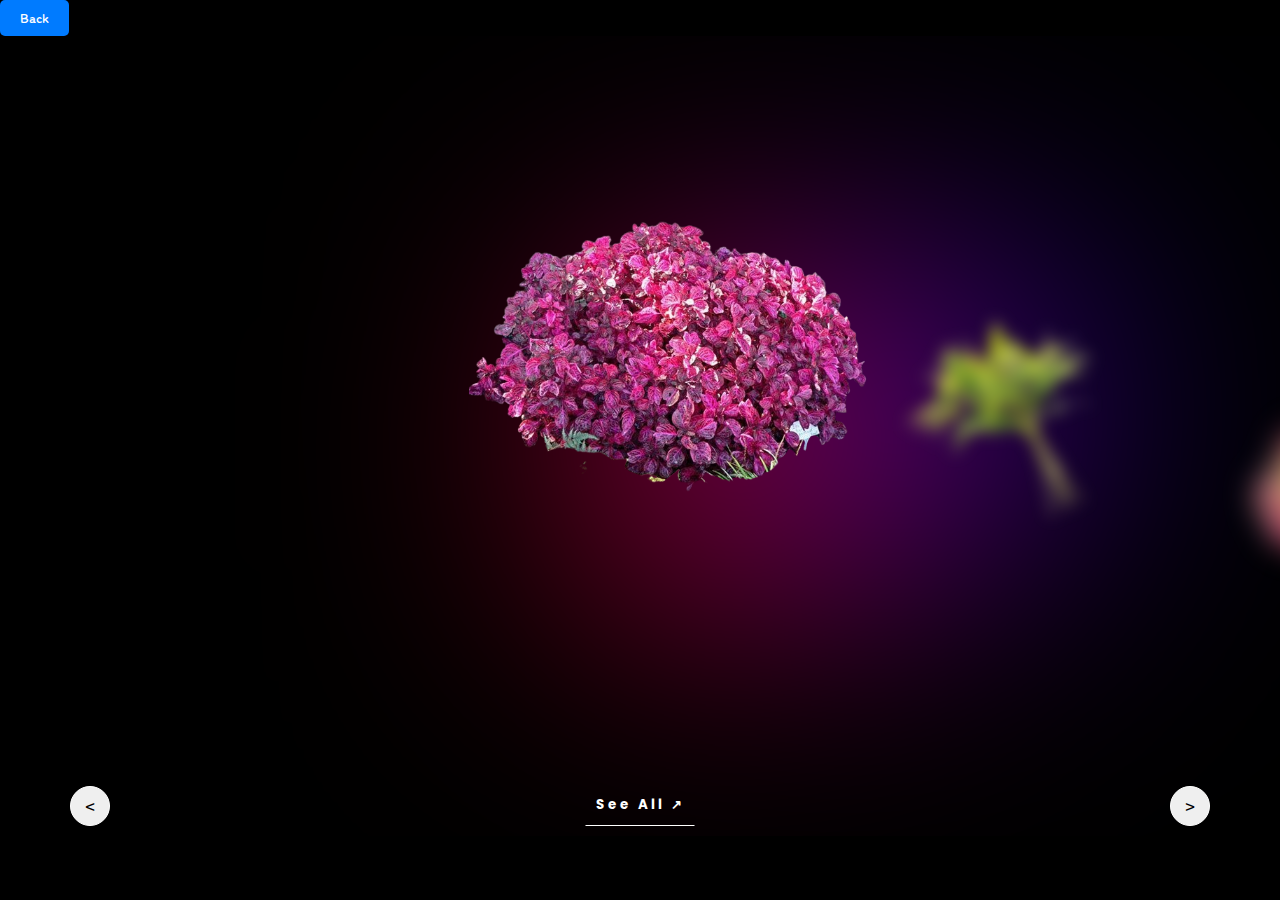
<file: tree_types/teaser3.html>
<!DOCTYPE html>
<html lang="en">
<head>
    <meta charset="UTF-8">
    <meta name="viewport" content="width=device-width, initial-scale=1.0">
    <title>Document</title>
    <link rel="stylesheet" href="teaser.css">
</head>
<body>
    <div>
        <a href=index.html >
            <button class="backButton">Back</button>
        </a>
        
    </div>
    
<header>
   
    
</header>
    <div class="carousel">
        <div class="list">
            <div class="item">
                <img src="images/img51.png">
                <div class="introduce">
                    <div class="title">Artemisia annua L.</div>
                    <div class="topic">โกฐจุฬาลัมพา</div>
                    <div class="des">
                        <!-- 20 lorem -->
                        สรรพคุณเป็นยาแก้ลมวิงเวียน แก้อาการหน้ามืดตาลาย ใจสั่น คลื่นเหียน อาเจียน และแก้ลมจุกแน่นในท้อง และในยาแก้ไข้ก็มีปรากฏในตำรับ “ยาจันทน์ลีลา” และตำรับ “ยาแก้ไข้ห้าราก” ที่มีส่วนประกอบของโกฐจุฬาลัมพาร่วมกับสมุนไพรชนิดอื่นๆ อีกในตำรับ โดยมีสรรพคุณเป็นยาบรรเทาอาการไข้ตัวร้อน ไข้เปลี่ยนฤดู
                    </div>
                    <button class="seeMore">DETAILS &#8599</button>
                </div>
                <div class="detail">
                    <div class="title">Artemisia annua L.</div>
                    <div class="des">
                        <!-- lorem 50 -->
                        ประกอบด้วยส่วนของลำต้น ใบ และดอก ลำต้นมีลักษณะเป็นรูปทรงกระบอก แตกกิ่งที่ส่วนบน ยาว 30-80 เซนติเมตร เส้นผ่านศูนย์กลาง 0.2-0.6 เซนติเมตร สีเขียวอมเหลือง หรือสีน้ำตาลอมเหลือง มีสันนูนตามแนวยาว เนื้อค่อนข้างแข็งแต่หักง่าย หน้าตัดสีขาวอมเหลือง มีไส้ตรงกลาง ใบเรียงสลับ สีเขีวเข้้ม หรือสีเขียวอมน้ำตาล ม้วนยับ และฉีกขาดง่าย ใบที่สมบูรณ์เมื่อนำมาคลี่ออกจะเป็นใบประกอบขนนก 3 ชั้น ใบย่อยเป็นรูปขอบขนาน หรือรูปรีทรงยาว มีขนสั้นนุ่มปกคลุมทั้งสองด้าน มีกลิ่นเฉพาะ รสขมเล็กน้อย ให้ความรู้สึกเย็น
                    </div>
                    <div class="specifications">
                        <div>
                            <p>Seedling Stage</p>
                            <p>50-60%</p>
                        </div>
                        <div>
                            <p>Vegetative Stage</p>
                            <p>50-60%</p>
                        </div>
                        <div>
                            <p>Flowering Stage</p>
                            <p>40-50%</p>
                        </div>
                        <div>
                            <p>Type</p>
                            <p>Herbaceous plant</p>
                        </div>
                    </div>
                    <div class="checkout">
                        <a href="https://apps.phar.ubu.ac.th/thaicrudedrug/main.php?action=viewpage&pid=28" target="_blank">
                            <button>Additional</button>
                        </a>
                    </div>
                </div>
            </div>

            <div class="item">
                <img src="images/img52.png">
                <div class="introduce">
                    <div class="title">Iresine herbstii Hook</div>
                    <div class="topic">ต้น ผักแพวแดง</div>
                    <div class="des">
                        <!-- 20 lorem -->
                        จัดเป็นพืชล้มลุก มีลำต้นสูงประมาณ 30-35 เซนติเมตร ลำต้นตั้งตรง มีข้อเป็นระยะ ๆ ตามข้อมักมีรากงอกออกมา หรือลำต้นเป็นแบบทอดเลื้อยไปตามพื้นดินและมีรากงอกออกมาตามส่วนที่สัมผัสกับพื้นดิน เป็นพืชที่เจริญเติบโตได้ดีในที่ชื้นแฉะ เช่น ในบริเวณห้วย หนอง คลอง บึง หรือตามแอ่งน้ำต่าง ๆ ขยายพันธุ์ด้วยวิธีการเพาะเมล็ดและการใช้ลำต้นปักชำ (เมล็ดงอกยาก นิยมใช้กิ่งปักชำมากกว่า) พรรณไม้ชนิดนี้เป็นพืชล้มลุก พบได้ทั่วทุกภาคของประเทศไทย เพราะเกิดได้เองตามธรรมชาติ
                    </div>
                    <button class="seeMore">DETAILS &#8599</button>
                </div>
                <div class="detail">
                    <div class="title">Iresine herbstii Hook</div>
                    <div class="des">
                        <!-- lorem 50 -->
                        จัดเป็นพืชล้มลุก มีลำต้นสูงประมาณ 30-35 เซนติเมตร ลำต้นตั้งตรง มีข้อเป็นระยะ ๆ ตามข้อมักมีรากงอกออกมา หรือลำต้นเป็นแบบทอดเลื้อยไปตามพื้นดินและมีรากงอกออกมาตามส่วนที่สัมผัสกับพื้นดิน เป็นพืชที่เจริญเติบโตได้ดีในที่ชื้นแฉะ เช่น ในบริเวณห้วย หนอง คลอง บึง หรือตามแอ่งน้ำต่าง ๆ ขยายพันธุ์ด้วยวิธีการเพาะเมล็ดและการใช้ลำต้นปักชำ (เมล็ดงอกยาก นิยมใช้กิ่งปักชำมากกว่า) พรรณไม้ชนิดนี้เป็นพืชล้มลุก พบได้ทั่วทุกภาคของประเทศไทย เพราะเกิดได้เองตามธรรมชาติ
                    </div>
                    <div class="specifications">
                        <div>
                            <p>Seedling Stage</p>
                            <p>60-70%</p>
                        </div>
                        <div>
                            <p>Vegetative Stage</p>
                            <p>50-60%</p>
                        </div>
                        <div>
                            <p>Flowering Stage</p>
                            <p>40-50%</p>
                        </div>
                        <div>
                            <p>Type</p>
                            <p>Herbaceous plant</p>
                        </div>                       
                    </div>
                    <div class="checkout">
                        <a href="https://www.baanlaesuan.com/plants/herbaceous/344363.html#:~:text=%E0%B8%9B%E0%B8%A3%E0%B8%B0%E0%B9%80%E0%B8%A0%E0%B8%97%3A%20%E0%B9%84%E0%B8%A1%E0%B9%89%E0%B8%A5%E0%B9%89%E0%B8%A1%E0%B8%A5%E0%B8%B8%E0%B8%81,%E0%B9%81%E0%B8%A5%E0%B8%B0%E0%B8%94%E0%B8%AD%E0%B8%81%E0%B9%81%E0%B8%9A%E0%B8%9A%E0%B9%81%E0%B8%A2%E0%B8%81%E0%B9%80%E0%B8%9E%E0%B8%A8" target="_blank">
                            <button>Additional</button>
                        </a>
                    </div>
                </div>
            </div>

            <div class="item">
                <img src="images/img53.png">
                <div class="introduce">
                    <div class="title">Iresine herbstii Hook</div>
                    <div class="topic">ต้น ผักแพวขาว</div>
                    <div class="des">
                        <!-- 20 lorem -->
                        พืชล้มลุกที่มีลักษณะใบเรียวยาวและมีกลิ่นแรงชนิดหนึ่ง ผักแพวเป็นผักที่อยู่ในวงศ์ Polygonaceae มีลักษณะลำต้นคล้ายต้นไผ่ มีข้อตามต้นเหมือนเป็นปล่องไผ่ มีใบยาวรี ปลายแหลมเหมือนใบไผ่ เกิดเองตามธรรมชาติตามที่ชื้นพื้นราบ ตามแอ่งน้ำต่าง ๆ นอกจากนั้นยังพบขึ้นตามป่า ตามโคนกอไผ่อีกด้วย มีอายุเพียงปีเดียว กินยอด กินใบได้ตลอดลำต้น เพราะใบอ่อน เส้นใยไม่หยาบกระด้าง ขยายพันธุ์ด้วยการชำกิ่งเท่านั้น
                    </div>
                    <button class="seeMore">DETAILS &#8599</button>
                </div>
                <div class="detail">
                    <div class="title">Rosa</div>
                    <div class="des">
                        <!-- lorem 50 -->
                        ผักแพวนิยมกินเป็นผักแกล้มอาหารรสจัดทุกชนิด ถือเป็นผักชนิดสำคัญของอาหารอีสาน อาหารเหนือและอาหารเวียดนาม ผักแพวมีรสชาติเฉพาะตัว มีกลิ่นหอม มีรสร้อนแรง กินมาก ๆ จะรู้สึกว่ามีรสปร่าในปาก นิยมนำไปคลุกเป็นเครื่องปรุงสด อาหารประเภทลาบ โดยเฉพาะก้อยกุ้งสด (กุ้งฝอย กุ้งน้ำจืด) นอกจากนี้ยังใส่แกงประเภทปลารสจัดเพื่อตัดกลิ่นคาวปลา นำมาใส่ปรุงรสอาหารประเภทหอยขม ทางภาคเหนือนิยมนำมาใส่ต้มยำ โดยเฉพาะลาบ นอกจากนั้น ผักแพวเป็นผักพื้นบ้านที่มีคุณสมบัติทางยาสมุนไพร
                    </div>
                    <div class="specifications">
                        <div>
                            <p>Seedling Stage</p>
                            <p>60-70%</p>
                        </div>
                        <div>
                            <p>Vegetative Stage</p>
                            <p>50-60%</p>
                        </div>
                        <div>
                            <p>Flowering Stage</p>
                            <p>40-50%</p>
                        </div>
                        <div>
                            <p>type</p>
                            <p>Herbaceous plant</p>
                        </div>
                    </div>
                    <div class="checkout">
                        <a href="https://www.baanlaesuan.com/plants/herbaceous/344359.html" target="_blank">
                            <button>Additional</button>
                        </a>
                    </div>
                </div>
            </div>

            <div class="item">
                <img src="images/img44.png">
                <div class="introduce">
                    <div class="title">French Marigolds</div>
                    <div class="topic">ดาวเรืองฝรั่งเศส</div>
                    <div class="des">
                        <!-- 20 lorem -->
                        ดาวเรืองเป็นพันธุ์ไม้ล้มลุก ไม่ใช่พืชพื้นถิ่นของไทย แต่มีถิ่นกำเนิดในประเทศเม็กซิโก และประเทศแถบทวีปอเมริกาใต้ เป็นดอกไม้ที่ชาวเม็กซิกันและชาวอินเดียนแดงเผ่าแอสแต็คใช้บูชาเทพเจ้า ต่อมามีผู้นำเข้าไปปลูกในยุโรป  เนื่องจากเป็นไม้ที่ปลูกง่ายโตเร็ว  อีกทั้งดอกมีความสวยงาม  จึงเป็นที่นิยมปลูกกันอย่างแพร่หลาย หลายประเทศในยุโรป ดาวเรืองเป็นดอกไม้หน้าแท่นบูชาพระแม่มารี และถือว่าเป็นดอกไม้ประจำตัวของพระแม่มารีด้วย มีตำนานเล่าว่า ดอกดาวเรืองดั้งเดิมมีเพียงสีเดียวคือ สีเหลือง จึงเรียกชื่อไม้ดอกชนิดนี้ว่า Mary’s gold ต่อมาจึงกลายไปเป็น Marigolds                    </div>
                    <button class="seeMore">DETAILS &#8599</button>
                </div>
                <div class="detail">
                    <div class="title">French Marigolds</div>
                    <div class="des">
                        <!-- lorem 50 -->
                        ดาวเรืองฝรั่งเศสเป็นดาวเรืองต้นเล็ก ต้นเป็นพุ่มเตี้ย ๆ สูงประมาณ 6-12 นิ้ว ดอกสีเหลือง ส้ม ทอง น้ำตาลอมแดง และสีแดง ดอกมีขนาดเล็กประมาณ 1.5 นิ้ว นิยมปลูกประดับในแปลงมากกว่าปลูกเพื่อตัดดอก เนื่องจากดอกเล็ก มีกานดอกสั้น นอกจากนี้ยังเป็นดาวเรืองที่สามารถลดปริมาณไส้เดือนฝอยที่ทำให้เกิดอาการรากปมในรากพืชได้ ตัวอย่างดาวเรืองฝรั่งเศส ได้แก่ พันธุ์ดอกชั้นเดียว ดอกมีขนาด 1.5-2 นิ้ว ได้แก่ พันธุ์เรด มาเรตต้า (Red Marietta) นอธตี้ มาเรตต้า (Naughty Marietta) เอสปานา (Espana) ลีโอปาร์ด (Leopard) เป็นต้นพันธุ์ดอกซ้อน ดอกมีขนาดตั้งแต่ 1.5-3 นิ้ว ได้แก่ พันธุ์ควีน โซเฟีย (Queen Sophia ) สการ์เลต โซเฟีย (Scarlet Sophia) โกลเด้น เกต (Golden Gate )                    </div>
                    <div class="specifications">
                        <div>
                            <p>Seedling Stage</p>
                            <p>60-70%</p>
                        </div>
                        <div>
                            <p>Vegetative Stage</p>
                            <p>50-60%</p>
                        </div>
                        <div>
                            <p>Flowering Stage</p>
                            <p>40-50%</p>
                        </div>
                        <div>
                            <p>type</p>
                            <p>Herbaceous plant</p>
                        </div>
                    </div>
                    <div class="checkout">
                        <a href="https://www.baanlaesuan.com/plants/annual/135717.html" target="_blank">
                            <button>Additional</button>
                        </a>
                    </div>
                </div>
            </div>

            <div class="item">
                <img src="images/img55.png">
                <div class="introduce">
                    <div class="title">Alpinia galanga (L.) Willd.</div>
                    <div class="topic">ต้น ข่า</div>
                    <div class="des">
                        <!-- 20 lorem -->
                        ข่า เป็นพืชที่มีลำต้นอยู่ใต้ดินเรียกว่า "เหง้า" อยู่ในวงศ์ขิง เป็นไม้ล้มลุก เป็นพืชสมุนไพรที่นำมาใช้ในการประกอบอาหารในประเทศไทยและอินโดนีเซีย ข่ามีชื่อสามัญอื่นอีกคือ กฎุกกโรหินี (กลาง) ข่าหยวก (เหนือ) ข่าหลวง (ตะวันออกเฉียงเหนือ,เหนือ) สะเอเชย (กะเหรี่ยง แม่ฮ่องสอน) และ เสะเออเคย (กะเหรี่ยง แม่ฮ่องสอน)
                    </div>
                    <button class="seeMore">DETAILS &#8599</button>
                </div>
                <div class="detail">
                    <div class="title">Alpinia galanga(L.)Willd.</div>
                    <div class="des">
                        <!-- lorem 50 -->
                        ข่าเป็นไม้ล้มลุก สูง 1.5-2 เมตรอยู่เหนือพื้นดิน เหง้ามีข้อและปล้องชัดเจน เนื้อในสีเหลืองและมีกลิ่นหอมเฉพาะ ใบเดี่ยวเรียงสลับ รูปใบหอก รูปวงรีหรือเกือบขอบขนาน กว้าง 7-9 ซม. ยาว 20-40 ซม. ดอก ช่อ ออกที่ยอด ดอกย่อยขนาดเล็ก กลีบดอกสีขาว โคนติดกันเป็นหลอดสั้นๆ ปลายแยกเป็น 3 กลีบ กลีบใหญ่ที่สุดมีริ้วสีแดง ใบประดับรูปไข่ ผล เป็นผลแห้งแตกได้ ทรงกลม
                    </div>
                    <div class="specifications">
                        <div>
                            <p>Seedling Stage</p>
                            <p>60-70%</p>
                        </div>
                        <div>
                            <p>Vegetative Stage</p>
                            <p>50-60%</p>
                        </div>
                        <div>
                            <p>Flowering Stage</p>
                            <p>40-50%</p>
                        </div>
                        <div>
                            <p>type</p>
                            <p>Herbaceous plant</p>
                        </div> 
                    </div>
                    <div class="checkout">
                        <a href="https://th.wikipedia.org/wiki/%E0%B8%82%E0%B9%88%E0%B8%B2#:~:text=%E0%B8%82%E0%B9%88%E0%B8%B2%E0%B9%80%E0%B8%9B%E0%B9%87%E0%B8%99%E0%B9%84%E0%B8%A1%E0%B9%89%E0%B8%A5%E0%B9%89%E0%B8%A1%E0%B8%A5%E0%B8%B8%E0%B8%81%20%E0%B8%AA%E0%B8%B9%E0%B8%87%201.5,%E0%B9%83%E0%B8%9A%E0%B8%9B%E0%B8%A3%E0%B8%B0%E0%B8%94%E0%B8%B1%E0%B8%9A%E0%B8%A3%E0%B8%B9%E0%B8%9B%E0%B9%84%E0%B8%82%E0%B9%88%20%E0%B8%9C%E0%B8%A5" target="_blank">
                            <button>Additional</button>
                        </a>
                    </div>
                </div>
            </div>

            <div class="item">
                <img src="images/img56.png">
                <div class="introduce">
                    <div class="title">Papaver  sp.</div>
                    <div class="topic">ต้น ป็อปปี้</div>
                    <div class="des">
                        <!-- 20 lorem -->
                        ดอกป๊อปปี้ เป็นพืชในวงศ์ Papaveraceae ที่ออกดอก ดอกป๊อปปี้จะประกอบด้วย 4-6 ใบ มีสีสันแตกต่างกันไปขึ้นอยู่กับพันธุ์ บางพันธุ์อาจมีลวดลาย ดอกป๊อปปี้แดง (พันธุ์ Papaver rhoeas) เป็นวัชพืชพันธุ์หนึ่งในยุโรป ใช้เป็นสัญลักษณ์ของทหารผ่านศึกตั้งแต่สมัยสงครามโลกครั้งที่หนึ่ง หลังจากยุทธการในทุ่งป๊อปปี้ที่แฟลนเดอส์ ประเทศเบลเยียม
                    </div>
                    <button class="seeMore">DETAILS&#8599</button>
                </div>
                <div class="detail">
                    <div class="title">Cactaceae</div>
                    <div class="des">
                        <!-- lorem 50 -->
                        ป็อปปี้เป็นไม้ล้มลุก โดยสามารถสูงได้มากถึง 1 เมตรและยาว 15 เซนติเมตรในแนวขวาง ดอกของป็อปปี้จะมี 4 ถึง 6 กลีบ โดยในพื้นที่เขตอบอุ่น ป๊อปปี้จะออกดอกในช่วงฤดูใบไม้ผลิถึงต้นฤดูร้อน และสปีชีส์ส่วนใหญ่จะหลั่งยางเมื่อได้รับบาดเจ็บ
                    </div>
                    <div class="specifications">
                        <div>
                            <p>Seedling Stage</p>
                            <p>50-60%</p>
                        </div>
                        <div>
                            <p>Vegetative Stage</p>
                            <p>40-50%</p>
                        </div>
                        <div>
                            <p>Flowering Stage</p>
                            <p>30-40%</p>
                        </div>
                        <div>
                            <p>type</p>
                            <p>Herbaceous plant</p>
                        </div>
                    </div>
                    <div class="checkout">
                        <a href="https://www.baanlaesuan.com/plants/annual/135699.html" target="_blank">
                            <button>Additional</button>
                        </a>
                    </div>
                </div>
            </div>
        </div>
        <div class="arrows">
            <button id="prev"><</button>
            <button id="next">></button>
            <button id="back">See All  &#8599</button>
        </div>
    </div>



    <script src="teaser.js"></script>
</body>
</html>
</file>
<file: tree_types/style.css>
@import url('https://fonts.googleapis.com/css2?family=Itim&family=Oswald:wght@200..700&family=Roboto:ital,wght@0,100;0,300;0,400;0,500;0,700;0,900;1,100;1,300;1,400;1,500;1,700;1,900&display=swap');
@import url('https://fonts.googleapis.com/css2?family=Itim&display=swap');
body{
    margin: 0;
    background-color: #000;
    color: #eee;
    font-family: "Itim", cursive;
    font-size: 12px;
}
a{
    text-decoration: none;
}
header{
    width: 1140px;
    max-width: 80%;
    margin: auto;
    height: 50px;
    display: flex;
    align-items: center;
    position: relative;
    z-index: 100;
    justify-content: center;
}
header a{
    color: #eee;
    margin-right: 40px;
    font-size: 15px;
}

.logo-container {
    flex-grow: 1;
}

.logo {
    height: 70px; /* ปรับขนาดโลโก้ตามที่ต้องการ */
    margin-top: 30px;
}
/* carousel */
.carousel{
    height: 100vh;
    margin-top: -50px;
    width: 100vw;
    overflow: hidden;
    position: relative;
}
.carousel .list .item{
    width: 100%;
    height: 100%;
    position: absolute;
    inset: 0 0 0 0;
}
.carousel .list .item img{
    width: 100%;
    height: 100%;
    object-fit: cover;
}
.carousel .list .item .content{
    position: absolute;
    top: 20%;
    width: 1140px;
    max-width: 80%;
    left: 50%;
    transform: translateX(-50%);
    padding-right: 30%;
    box-sizing: border-box;
    color: #fff;
    text-shadow: 0 5px 10px #0004;
}
.carousel .list .item .author{
    font-weight: bold;
    font-family: "Oswald", sans-serif;
    letter-spacing: 31px;
    font-size: 30px;
    color: #001561;
    text-shadow: 0 0 5px #fcfcfc, /* เงาแรก */
                 0 0 10px #fcfcfc, /* เงาที่สอง */
                 0 0 15px #25832b, /* เงาที่สาม */
                 0 0 20px #25832b, /* เงาที่สี่ */
                 0 0 25px #25832b; /* เงาที่ห้า */
}
.carousel .list .item .title,
.carousel .list .item .topic{
    font-size: 5em;
    font-weight: bold;
    line-height: 1.3em;
}
.carousel .list .item .topic{
    color: #ffffff;
    font-family: "Oswald", sans-serif;
    text-shadow: 0 0 5px #fcfcfc, /* เงาแรก */
                 0 0 10px #fcfcfc, /* เงาที่สอง */
                 0 0 15px #ffffff, /* เงาที่สาม */
                 0 0 20px #fdfffe, /* เงาที่สี่ */
                 0 0 25px #ffffff; /* เงาที่ห้า */
    -webkit-text-stroke: 2px #001167;
}
.carousel .list .item .buttons{
    display: grid;
    grid-template-columns: repeat(2, 130px);
    grid-template-rows: 40px;
    gap: 5px;
    margin-top: 20px;
}
.carousel .list .item .buttons button{
    border: none;
    background-color: #ffffff;
    letter-spacing: 4px;
    font-family: "Itim", cursive;
    font-weight: 1000px;
}
.carousel .list .item .buttons button:nth-child(2){
    background-color: transparent;
    border: 2px solid #fff;
    color: #ffffff;
}
/* thumbail */
.thumbnail{
    position: absolute;
    bottom: 50px;
    left: 50%;
    width: max-content;
    z-index: 100;
    display: flex;
    gap: 20px;
}
.thumbnail .item{
    width: 150px;
    height: 220px;
    flex-shrink: 0;
    position: relative;
}
.thumbnail .item img{
    width: 100%;
    height: 100%;
    object-fit: cover;
    border-radius: 20px;
}
.thumbnail .item .content{
    color: #fff;
    position: absolute;
    bottom: 10px;
    left: 10px;
    right: 10px;
}
.thumbnail .item .content .title{
    font-weight: 500;
}
.thumbnail .item .content .description{
    font-weight: 300;
}
/* arrows */
.arrows{
    position: absolute;
    top: 80%;
    right: 52%;
    z-index: 100;
    width: 300px;
    max-width: 30%;
    display: flex;
    gap: 10px;
    align-items: center;
}
.arrows button{
    width: 40px;
    height: 40px;
    border-radius: 50%;
    background-color: #eee4;
    border: none;
    color: #fff;
    font-family: "Itim", cursive;
    font-weight: bold;
    transition: .5s;
}
.arrows button:hover{
    background-color: #fff;
    color: #000;
}

/* animation */
.carousel .list .item:nth-child(1){
    z-index: 1;
}

/* animation text in first item */

.carousel .list .item:nth-child(1) .content .author,
.carousel .list .item:nth-child(1) .content .title,
.carousel .list .item:nth-child(1) .content .topic,
.carousel .list .item:nth-child(1) .content .des,
.carousel .list .item:nth-child(1) .content .buttons
{
    transform: translateY(50px);
    filter: blur(20px);
    opacity: 0;
    animation: showContent .5s 1s linear 1 forwards;
}
@keyframes showContent{
    to{
        transform: translateY(0px);
        filter: blur(0px);
        opacity: 1;
    }
}
.carousel .list .item:nth-child(1) .content .title{
    animation-delay: 1.2s!important;
}
.carousel .list .item:nth-child(1) .content .topic{
    animation-delay: 1.4s!important;
}
.carousel .list .item:nth-child(1) .content .des{
    animation-delay: 1.6s!important;
}
.carousel .list .item:nth-child(1) .content .buttons{
    animation-delay: 1.8s!important;
}
/* create animation when next click */
.carousel.next .list .item:nth-child(1) img{
    width: 150px;
    height: 220px;
    position: absolute;
    bottom: 50px;
    left: 50%;
    border-radius: 30px;
    animation: showImage .5s linear 1 forwards;
}
@keyframes showImage{
    to{
        bottom: 0;
        left: 0;
        width: 100%;
        height: 100%;
        border-radius: 0;
    }
}

.carousel.next .thumbnail .item:nth-last-child(1){
    overflow: hidden;
    animation: showThumbnail .5s linear 1 forwards;
}
.carousel.prev .list .item img{
    z-index: 100;
}
@keyframes showThumbnail{
    from{
        width: 0;
        opacity: 0;
    }
}
.carousel.next .thumbnail{
    animation: effectNext .5s linear 1 forwards;
}

@keyframes effectNext{
    from{
        transform: translateX(150px);
    }
}

/* running time */

.carousel .time{
    position: absolute;
    z-index: 1000;
    width: 0%;
    height: 3px;
    background-color: #f1683a;
    left: 0;
    top: 0;
}

.carousel.next .time,
.carousel.prev .time{
    animation: runningTime 3s linear 1 forwards;
}
@keyframes runningTime{
    from{ width: 100%}
    to{width: 0}
}


/* prev click */

.carousel.prev .list .item:nth-child(2){
    z-index: 2;
}

.carousel.prev .list .item:nth-child(2) img{
    animation: outFrame 0.5s linear 1 forwards;
    position: absolute;
    bottom: 0;
    left: 0;
}
@keyframes outFrame{
    to{
        width: 150px;
        height: 220px;
        bottom: 50px;
        left: 50%;
        border-radius: 20px;
    }
}

.carousel.prev .thumbnail .item:nth-child(1){
    overflow: hidden;
    opacity: 0;
    animation: showThumbnail .5s linear 1 forwards;
}
.carousel.next .arrows button,
.carousel.prev .arrows button{
    pointer-events: none;
}
.carousel.prev .list .item:nth-child(2) .content .author,
.carousel.prev .list .item:nth-child(2) .content .title,
.carousel.prev .list .item:nth-child(2) .content .topic,
.carousel.prev .list .item:nth-child(2) .content .des,
.carousel.prev .list .item:nth-child(2) .content .buttons
{
    animation: contentOut 1.5s linear 1 forwards!important;
}

@keyframes contentOut{
    to{
        transform: translateY(-150px);
        filter: blur(20px);
        opacity: 0;
    }
}
@media screen and (max-width: 678px) {
    .carousel .list .item .content{
        padding-right: 0;
    }
    .carousel .list .item .content .title{
        font-size: 30px;
    }
}
.des{
    font-size: 15px;
    line-height: 1.2;
    background-color: #67676795; /* เลือกสีพื้นหลังที่ต้องการ */
    padding: 10px; /* เพิ่มการเว้นระยะห่างภายใน */
    border-radius: 5px; /* เพิ่มมุมมน */
    width: 80%; /* กำหนดความกว้างเป็น 80% ของ container */
    max-width: 600px; /* ความกว้างสูงสุด */
    height: auto; /* ความสูงปรับตามเนื้อหา */
    border: 2px solid #ccc; /* กำหนดกรอบ */
    border-radius: 5px; /* เพิ่มมุมมน */
    box-sizing: border-box;
}
</file>
<file: tree_types/forecast.css>
* {
    margin: 0;
    padding: 0;
    box-sizing: border-box;
}

body {
    background-color: hsl(204, 86%, 23%);
    font-family: Arial, Helvetica, sans-serif;
    height: 100vh;
}

.weather-app {
    background-color: white;
    max-width: 600px;
    margin: 50px auto;
    padding: 30px;
    border-radius: 15px;
}

.search-form {
    display: flex;
    align-items: center;
}

input[type="text"] {
    flex: 1;
    padding: 20px;
    border: 2px solid #3498db;
    border-radius: 15px;
    font-size: 1rem;
    height: 3.5rem;
}

.search-btn {
    background-color: #3498db;
    border: none;
    padding: 15px;
    border-radius: 15px;
    cursor: pointer;
    color: white;
    margin-left: 10px;
    transition: backgroung-color 0.3s ease;
}

.search-btn:hover {
    background-color: #2980b9;
}

.city-date-section {
    margin-top: 30px;
    display: flex;
    align-items: center;
    justify-content: center;
    flex-direction: column;
    gap: 10px;
}

.city-date-section .city {
    font-size: 2rem;
    opacity: 0.9;
}

.city-date-section .date {
    background-color: #c3eaf4;
    padding: 5px 10px;
    border-radius: 15px;
}

.temperature-info {
    margin-top: 20px;
    display: flex;
    align-items: center;
    justify-content: center;
    flex-direction: column;
}

.temperature-info .temp {
    font-size: 10rem;
}

.temperature-info .description {
    display: flex;
    align-items: center;
    justify-content: center;
    gap: 10px;
}

.temperature-info .description i {
    font-size: 1.5rem;
    opacity: 0.8;
}

.temperature-info .description span {
    font-size: 1.5rem;
}

.additional-info {
    margin-top: 20px;
    display: flex;
    justify-content: space-around;
}

.wind-info,
.humidity-info,
.visibility-info {
    background-color: #ecf0f1;
    width: 150px;
    display: flex;
    align-items: center;
    justify-content: center;
    flex-direction: column;
    gap: 15px;
    border-radius: 15px;
    padding: 30px 20px;
    box-shadow: rgba(0, 0, 0, 0.24) 0px 3px 8px;
}

.additional-info .material-icons {
    font-size: 3rem;
    opacity: 0.8;
}

.wind-info div,
.humidity-info div,
.visibility-info div {
    text-align: center;
}
</file>
<file: tree_types/teaser.css>
@import url('https://fonts.googleapis.com/css2?family=Poppins:ital,wght@0,100;0,200;0,300;0,400;0,500;0,600;0,700;0,800;0,900;1,100;1,200;1,300;1,400;1,500;1,600;1,700;1,800;1,900&display=swap');
@import url('https://fonts.googleapis.com/css2?family=Itim&display=swap');
body{
    margin: 0;
    background-color: #000000;
    font-family: Poppins;
    /*background: url(img77.png);*/
}
:root{
    --item1-transform: translateX(-100%) translateY(-5%) scale(1.5);
    --item1-filter: blur(30px);
    --item1-zIndex: 11;
    --item1-opacity: 0;

    --item2-transform: translateX(0);
    --item2-filter: blur(0px);
    --item2-zIndex: 10;
    --item2-opacity: 1;

    --item3-transform: translate(50%,10%) scale(0.8);
    --item3-filter: blur(10px);
    --item3-zIndex: 9;
    --item3-opacity: 1;

    --item4-transform: translate(90%,20%) scale(0.5);
    --item4-filter: blur(30px);
    --item4-zIndex: 8;
    --item4-opacity: 1;
    
    --item5-transform: translate(120%,30%) scale(0.3);
    --item5-filter: blur(40px);
    --item5-zIndex: 7;
    --item5-opacity: 0;
}
header{
    width: 1140px;
    max-width: 90%;
    display: flex;
    justify-content: space-between;
    margin: auto;
    height: 50px;
    align-items: center;
}
header .logo{
    font-weight: bold;
    color: #ffffff;
}
header nav a{
    margin-left: 30px;
    text-decoration: none;
    color: #ffffff;
    font-weight: 500;
}

/* carousel */
.carousel{
    position: relative;
    height: 800px;
    overflow: hidden;
    margin-top: -50px;
}
.carousel .list{
    position: absolute;
    width: 1140px;
    max-width: 90%;
    height: 80%;
    left: 50%;
    transform: translateX(-50%);
}
.carousel .list .item{
    position: absolute;
    left: 0%;
    width: 70%;
    height: 100%;
    font-size: 15px;
    transition: left 0.5s, opacity 0.5s, width 0.5s;
}
.carousel .list .item:nth-child(n + 6){
    opacity: 0;
}
.carousel .list .item:nth-child(2){
    z-index: 10;
    transform: translateX(0);
}
.carousel .list .item img{
    width: 50%;
    position: absolute;
    right: 0;
    top: 50%;
    transform: translateY(-50%);
    transition: right 1.5s;
}

.carousel .list .item .introduce{
    opacity: 0;
    pointer-events: none;
    color: #ffffff;
}
.carousel .list .item:nth-child(2) .introduce{
    opacity: 1;
    pointer-events: auto;
    width: 400px;
    position: absolute;
    top: 50%;
    transform:  translateY(-50%);
    transition: opacity 0.5s;
    color: #ffffff;
}
.carousel .list .item .introduce .title{
    font-size: 2em;
    font-family: "Itim", cursive;
    font-weight: 500;
    line-height: 1em;
    color: #ffffff;
}
.carousel .list .item .introduce .topic{
    font-size: 4em;
    font-family: "Itim", cursive;
    font-weight: 500;
    color: #ffffff;
}
.carousel .list .item .introduce .des{
    font-size: small;
    color: rgb(255, 255, 255);
    color: #ffffff;
}
.carousel .list .item .introduce .seeMore{
    font-family: Poppins;
    margin-top: 1.2em;
    padding: 5px 0;
    border: none;
    border-bottom: 1px solid #ffffff;
    background-color: transparent;
    font-weight: bold;
    letter-spacing: 3px;
    transition: background 0.5s;
    color: #ffffff;
}
.carousel .list .item .introduce .seeMore:hover{
    background: #ffffff;
    color: #ffffff;
}
.carousel .list .item:nth-child(1){
    transform: var(--item1-transform);
    filter: var(--item1-filter);
    z-index: var(--item1-zIndex);
    opacity: var(--item1-opacity);
    pointer-events: none;
}
.carousel .list .item:nth-child(3){
    transform: var(--item3-transform);
    filter: var(--item3-filter);
    z-index: var(--item3-zIndex);
}
.carousel .list .item:nth-child(4){
    transform: var(--item4-transform);
    filter: var(--item4-filter);
    z-index: var(--item4-zIndex);
}
.carousel .list .item:nth-child(5){
    transform: var(--item5-transform);
    filter: var(--item5-filter);
    opacity: var(--item5-opacity);
    pointer-events: none;
}
/* animation text in item2 */
.carousel .list .item:nth-child(2) .introduce .title,
.carousel .list .item:nth-child(2) .introduce .topic,
.carousel .list .item:nth-child(2) .introduce .des,
.carousel .list .item:nth-child(2) .introduce .seeMore{
    opacity: 0;
    animation: showContent 0.5s 1s ease-in-out 1 forwards;
}
@keyframes showContent{
    from{
        transform: translateY(-30px);
        filter: blur(10px);
    }to{
        transform: translateY(0);
        opacity: 1;
        filter: blur(0px);
    }
}
.carousel .list .item:nth-child(2) .introduce .topic{
    animation-delay: 1.2s;
}
.carousel .list .item:nth-child(2) .introduce .des{
    animation-delay: 1.4s;
}
.carousel .list .item:nth-child(2) .introduce .seeMore{
    animation-delay: 1.6s;
}
/* next click */
.carousel.next .item:nth-child(1){
    animation: transformFromPosition2 0.5s ease-in-out 1 forwards;
}
@keyframes transformFromPosition2{
    from{
        transform: var(--item2-transform);
        filter: var(--item2-filter);
        opacity: var(--item2-opacity);
    }
}
.carousel.next .item:nth-child(2){
    animation: transformFromPosition3 0.7s ease-in-out 1 forwards;
}
@keyframes transformFromPosition3{
    from{
        transform: var(--item3-transform);
        filter: var(--item3-filter);
        opacity: var(--item3-opacity);
    }
}
.carousel.next .item:nth-child(3){
    animation: transformFromPosition4 0.9s ease-in-out 1 forwards;
}
@keyframes transformFromPosition4{
    from{
        transform: var(--item4-transform);
        filter: var(--item4-filter);
        opacity: var(--item4-opacity);
    }
}
.carousel.next .item:nth-child(4){
    animation: transformFromPosition5 1.1s ease-in-out 1 forwards;
}
@keyframes transformFromPosition5{
    from{
        transform: var(--item5-transform);
        filter: var(--item5-filter);
        opacity: var(--item5-opacity);
    }
}
/* previous */
.carousel.prev .list .item:nth-child(5){
    animation: transformFromPosition4 0.5s ease-in-out 1 forwards;
}
.carousel.prev .list .item:nth-child(4){
    animation: transformFromPosition3 0.7s ease-in-out 1 forwards;
}
.carousel.prev .list .item:nth-child(3){
    animation: transformFromPosition2 0.9s ease-in-out 1 forwards;
}
.carousel.prev .list .item:nth-child(2){
    animation: transformFromPosition1 1.1s ease-in-out 1 forwards;
}
@keyframes transformFromPosition1{
    from{
        transform: var(--item1-transform);
        filter: var(--item1-filter);
        opacity: var(--item1-opacity);        
    }
}

/* detail  */
.carousel .list .item .detail{
    opacity: 0;
    pointer-events: none;
}
/* showDetail */
.carousel.showDetail .list .item:nth-child(3),
.carousel.showDetail .list .item:nth-child(4){
    left: 100%;
    opacity: 0;
    pointer-events: none;
}
.carousel.showDetail .list .item:nth-child(2){
    width: 100%;
}
.carousel.showDetail .list .item:nth-child(2) .introduce{
    opacity: 0;
    pointer-events: none;
}
.carousel.showDetail .list .item:nth-child(2) img{
    right: 50%;
}
.carousel.showDetail .list .item:nth-child(2) .detail{
    opacity: 1;
    width: 50%;
    position: absolute;
    right: 0;
    top: 50%;
    transform: translateY(-50%);
    text-align: right;
    pointer-events: auto;
}
.carousel.showDetail .list .item:nth-child(2) .detail .title{
    font-size: 4em;
}
.carousel.showDetail .list .item:nth-child(2) .detail .specifications{
    display: flex;
    gap: 10px;
    width: 100%;
    border-top: 1px solid rgb(255, 255, 255);
    margin-top: 20px;
}
.carousel.showDetail .list .item:nth-child(2) .detail .specifications div{
    width: 90px;
    text-align: center;
    flex-shrink: 0;
}
.carousel.showDetail .list .item:nth-child(2) .detail .specifications div p:nth-child(1){
    font-weight: bold;
}
.carousel.carousel.showDetail .list .item:nth-child(2) .checkout button{
    font-family: Poppins;
    background-color: transparent;
    border: 1px solid #ffffff;
    margin-left: 5px;
    padding: 5px 10px;
    letter-spacing: 2px;
    font-weight: 500;
    color: #ffffff;
}
.carousel.carousel.showDetail .list .item:nth-child(2) .checkout button:nth-child(2){
    background-color: #693EFF;
    color: #ffffff;
}
.carousel.showDetail .list .item:nth-child(2) .detail  .title,
.carousel.showDetail .list .item:nth-child(2) .detail  .des,
.carousel.showDetail .list .item:nth-child(2) .detail .specifications,
.carousel.showDetail .list .item:nth-child(2) .detail .checkout{
    opacity: 0;
    animation: showContent 0.5s 1s ease-in-out 1 forwards;
}
.carousel.showDetail .list .item:nth-child(2) .detail  .des{
    animation-delay: 1.2s;
}
.carousel.showDetail .list .item:nth-child(2) .detail .specifications{
    animation-delay: 1.4s;
}
.carousel.showDetail .list .item:nth-child(2) .detail .checkout{
    animation-delay: 1.6s;
}
.arrows{
    position: absolute;
    bottom: 10px;
    width: 1140px;
    max-width: 90%;
    display: flex;
    justify-content: space-between;
    left: 50%;
    transform: translateX(-50%);
}
#prev,
#next{
    width: 40px;
    height: 40px;
    border-radius: 50%;
    font-family: monospace;
    border: 1px solid #ffffff;
    font-size: large;
    bottom: 20%;
    left: 10%;
}
#next{
    left: unset;
    right: 10%;
}
#back{
    position: absolute;
    z-index: 100;
    bottom: 0%;
    left: 50%;
    transform: translateX(-50%);
    border: none;
    border-bottom: 1px solid #ffffff;
    font-family: Poppins;
    font-weight: bold;
    letter-spacing: 3px;
    background-color: transparent;
    padding: 10px;
    /* opacity: 0; */
    transition: opacity 0.5s;
    color: #ffffff;
}
.carousel.showDetail #back{
    opacity: 1;
}
.carousel.showDetail #prev,
.carousel.showDetail #next{
    opacity: 0;
    pointer-events: none;
}
.carousel::before{
    width: 500px;
    height: 300px;
    content: '';
    background-image: linear-gradient(70deg, #ff0000, blue);
    position: absolute;
    z-index: -1;
    border-radius: 20% 30% 80% 10%;
    filter: blur(150px);
    top: 50%;
    left: 50%;
    transform: translate(-10%, -50%);
    transition: 1s;
}
.carousel.showDetail::before{
    transform: translate(-100%, -50%) rotate(90deg);
    filter: blur(130px);
}
@media screen and (max-width: 991px){
    /* ipad, tablets */
    .carousel .list .item{
        width: 90%;
    }
    .carousel.showDetail .list .item:nth-child(2) .detail .specifications{
        overflow: auto;
    }
    .carousel.showDetail .list .item:nth-child(2) .detail .title{
        font-size: 2em;
    }
}
@media screen and (max-width: 767px){
    /* mobile */
    .carousel{
        height: 600px;
    }
    .carousel .list .item{
        width: 100%;
        font-size: 10px;
    }
    
    .carousel .list{
        height: 100%;
    }
    .carousel .list .item:nth-child(2) .introduce{
        width: 50%;
    }
    
    .carousel .list .item img{
        width: 40%;
    }
    .carousel.showDetail .list .item:nth-child(2) .detail{
        backdrop-filter: blur(10px);
        font-size: small;
    }
    .carousel .list .item:nth-child(2) .introduce .des,
    .carousel.showDetail .list .item:nth-child(2) .detail .des{
        height: 100px;
        overflow: auto;
    }
    .carousel.showDetail .list .item:nth-child(2) .detail .checkout{
        display: flex;
        width: max-content;
        float: right;
    }
}
.des{
    color: #eee;
}
.specifications{
    color: #eee;
}
.checkout{
    color: #ffffff;
}
.title{
    color: #eee;
    font-family: "Itim", cursive;
}
/* styles.css */
.backButton {
    top: 10px;
    left: 100px;
    padding: 10px 20px;
    background-color: #007bff;
    color: white;
    border: none;
    border-radius: 5px;
    font-family: "Itim", cursive;
    cursor: pointer;
}

.backButton:hover {
    background-color: #0056b3;
}
</file>
